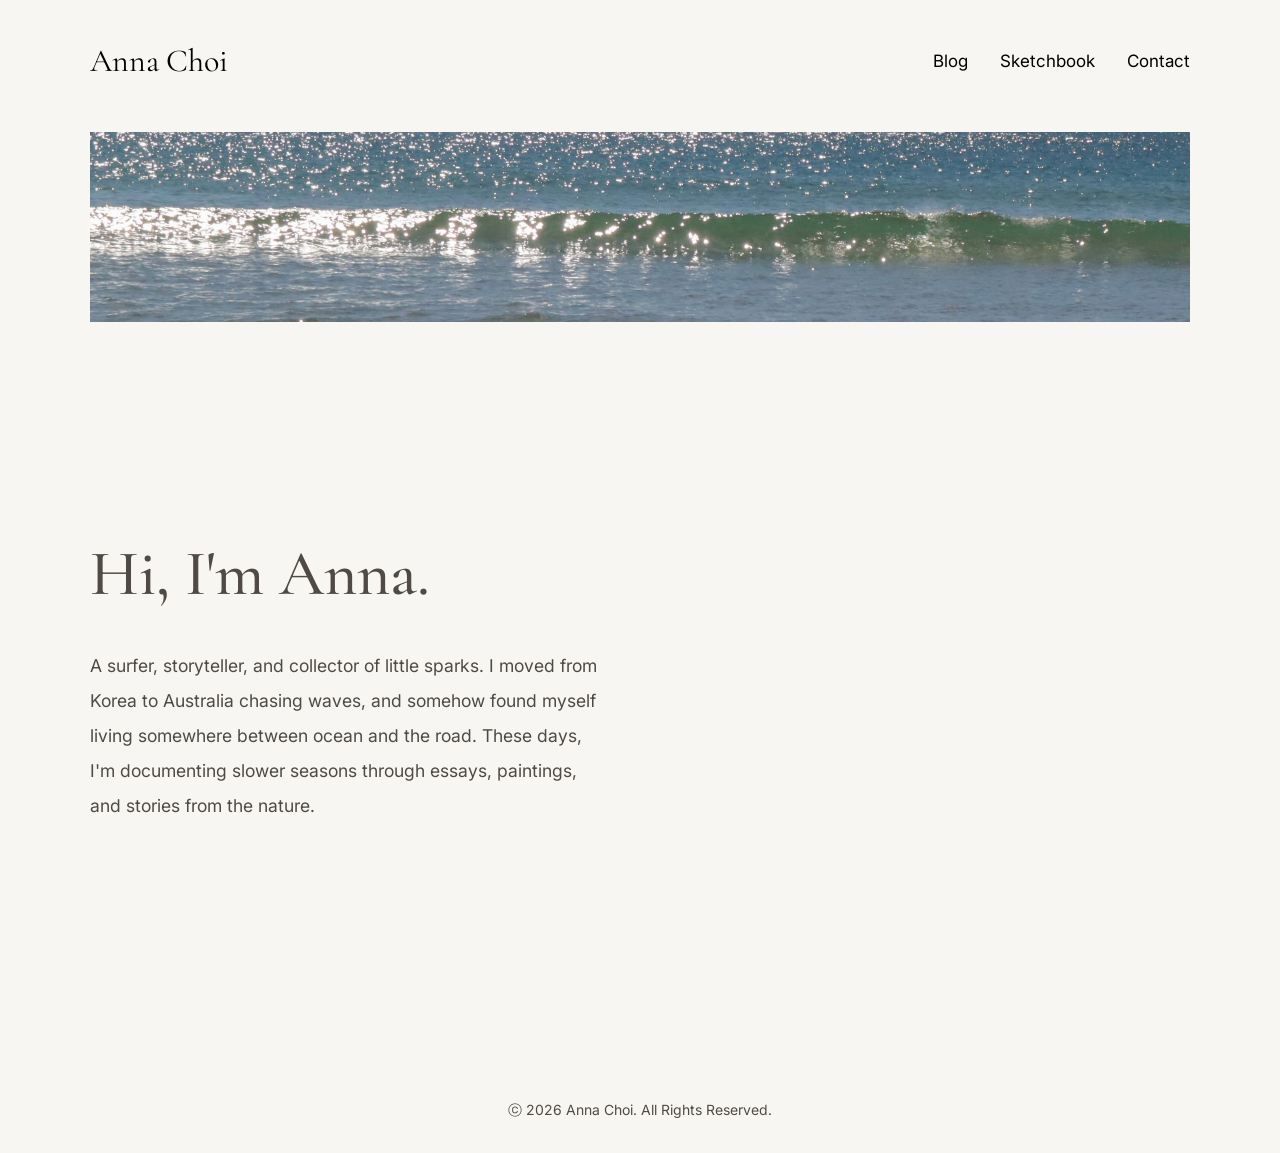
<file: index.html>
<!DOCTYPE html>
<html lang="en">
<head>
    <meta charset="UTF-8">
    <meta name="viewport" content="width=device-width, initial-scale=1.0">
    <title>digital cabin</title>

    <!-- Google Fonts -->
    <link rel="preconnect" href="https://fonts.googleapis.com">
    <link rel="preconnect" href="https://fonts.gstatic.com" crossorigin>
    <link href="https://fonts.googleapis.com/css2?family=Cormorant+Garamond:wght@400;500;600&family=Inter:wght@300;400;500&display=swap" rel="stylesheet">

    <link rel="stylesheet" href="style.css">
</head>
<body>

    <!-- =========================
         Navigation
         Replace links as needed
    ========================== -->
    <header>
        <nav class="nav">
            <div class="logo">
                <a href="index.html">Anna Choi</a>
            </div>

            <div class="nav-links">
                <a href="blog.html">Blog</a>
                <a href="sketchbook.html">Sketchbook</a>
                <a href="contact.html">Contact</a>
            </div>
        </nav>
    </header>

    <!-- =========================
         Hero Section
         Replace portrait image
    ========================== -->
    <main>

		<div style="margin-top: 10px;" class="image-container">
			  <img src="IMG_ocean.jpg" alt="ocean wave">
			</div>

		
        <section class="hero">

            <div style="margin-top: 60px;” class="hero-text">
                <h1>Hi, I'm Anna.</h1>
                

                <p style="margin-top: 40px;" class="essay">
                    A surfer, storyteller, and collector of little sparks. I moved from Korea to Australia chasing waves, and somehow found myself living somewhere between ocean and the road. These days, I'm documenting slower seasons through essays, paintings, and stories from the nature.
                </p> 

                <!--
                <a href="blog.html" class="button">
                    Blog
                </a> -->
            </div>

        <!--</section>

         =========================
             Featured Categories
        ==========================
        <section class="featured">

            <div class="card">
                <h2>Road Diaries</h2>
                <p>
                    Stories from van life and travel.
                </p>
                <a href="blog.html" class="button">
                    Blog
                </a> 
            </div>

            <div class="card">
                <h2>Sketchbook</h2>
                <p>
                    Drawings, observations, and visual notes.
                </p>
               <!--
                <a href="blog.html" class="button">
                    Blog
                </a> -->
            <!--</div>

            <div class="card">
                <h2>Essays</h2>
                <p>
                    Long-form reflections on life,
                    creativity, and starting over.
                </p>
                 <!--
                <a href="blog.html" class="button">
                    Blog
                </a> 
            </div>

        </section>-->

    </main>

    <!-- =========================
         Footer
         Replace links
    ========================== 
    <footer id="contact">
            <div align="right" class="card">
                <h2>Contact</h2>
            </div>

        <p align="right">
            <a href="mailto:annalonya@gmail.com" target="_blank">
                annalonya@gmail.com
            </a> 
        </p>

        <p align="right">
            <a href="https://instagram.com/annachoi.jpg” target="_blank">
                @annachoi.jpg
            </a>
        </p> -->

    </footer>

</body>

    <style>
      p {
      }
  
      .text-box {
    margin-top: 100px;
    margin-bottom: 30px;
      }
    </style>

    <p align="center" class="text-box" style="font-size: 14px;" >ⓒ 2026 Anna Choi. All Rights Reserved.</p>
    
</html>
</file>
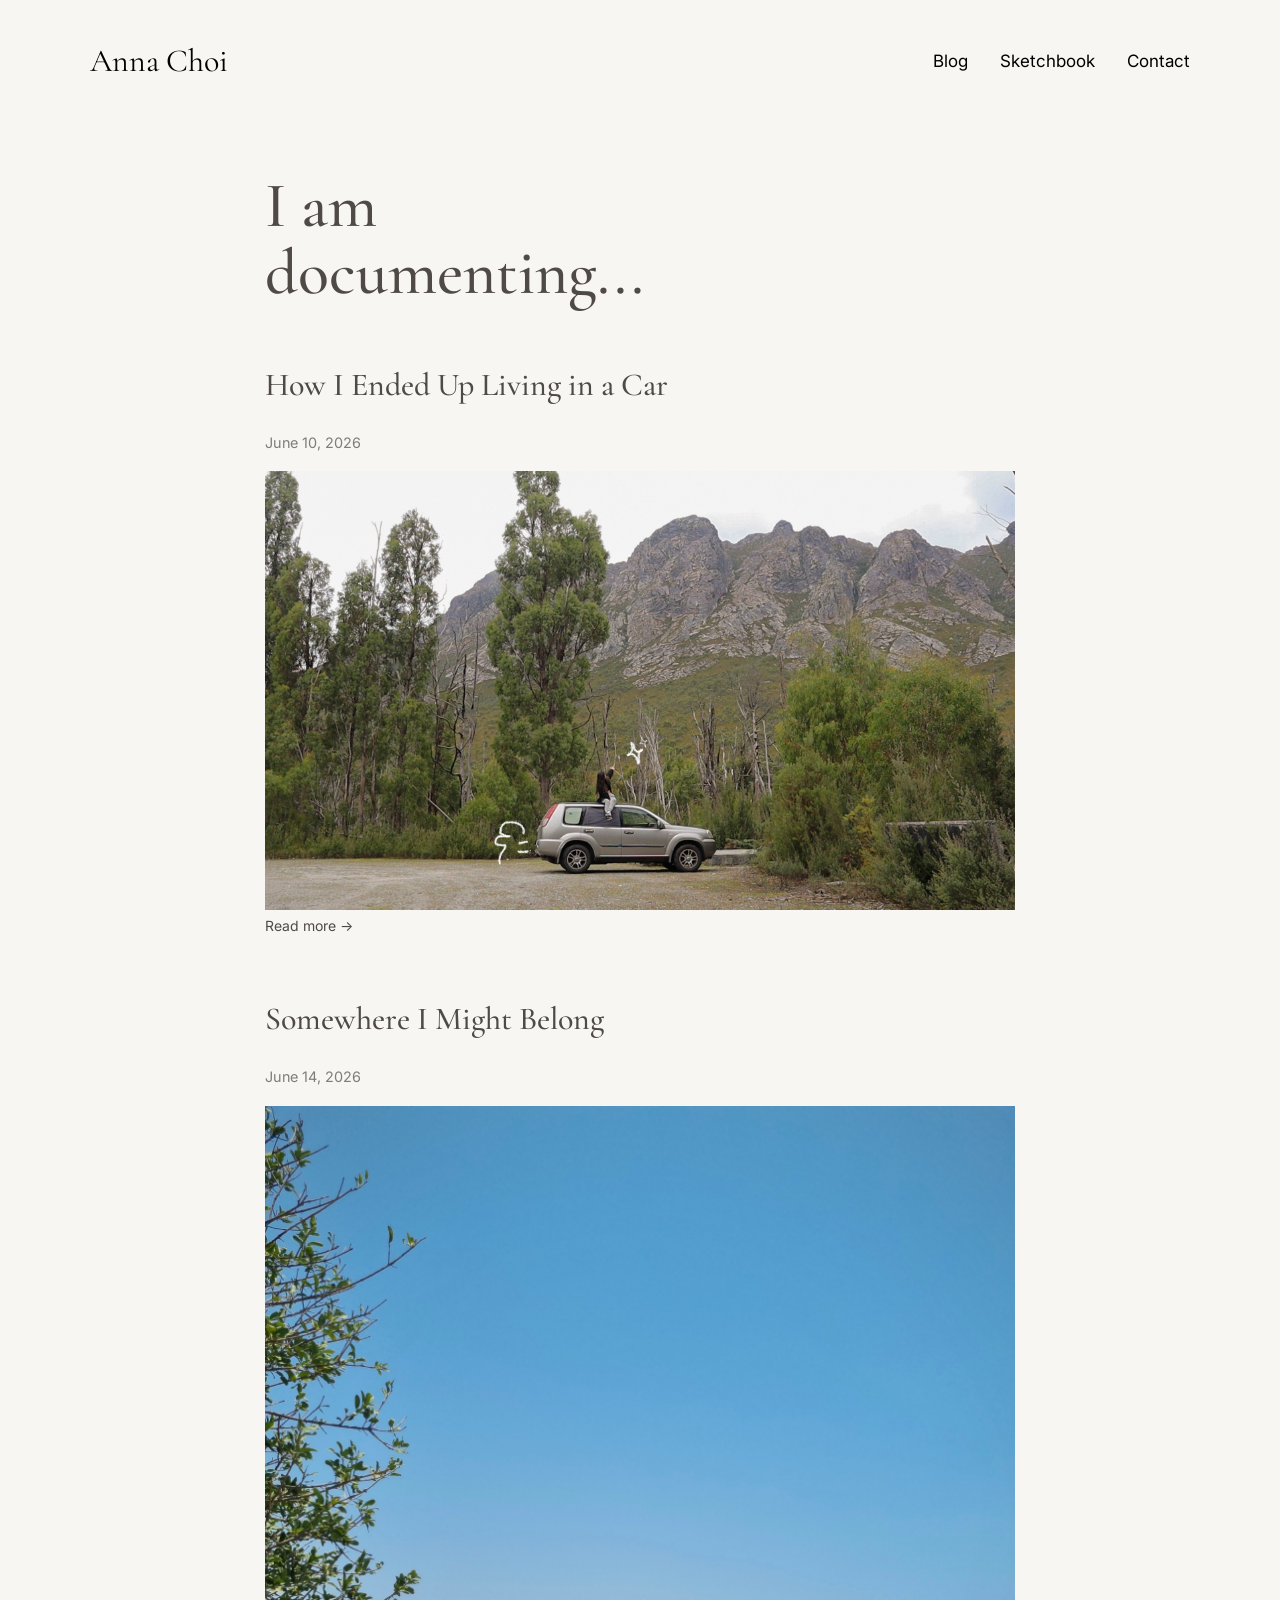
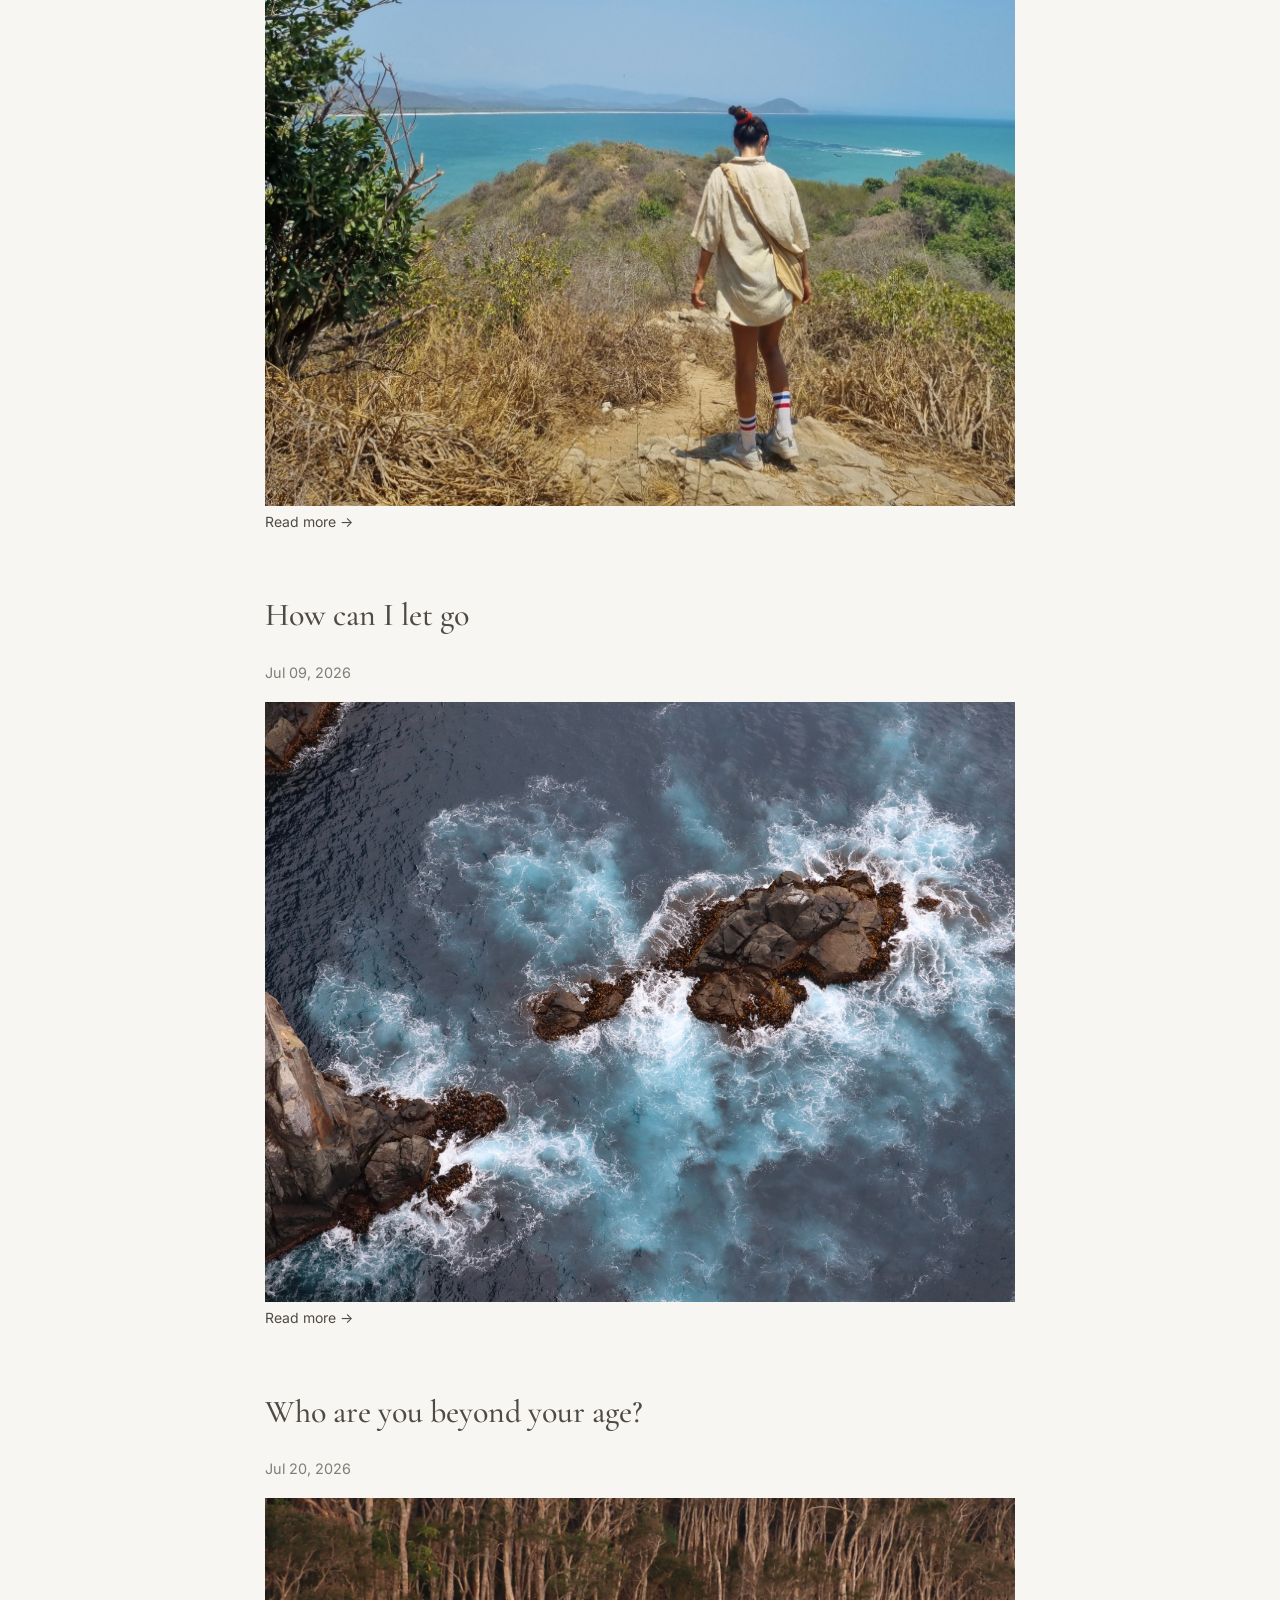
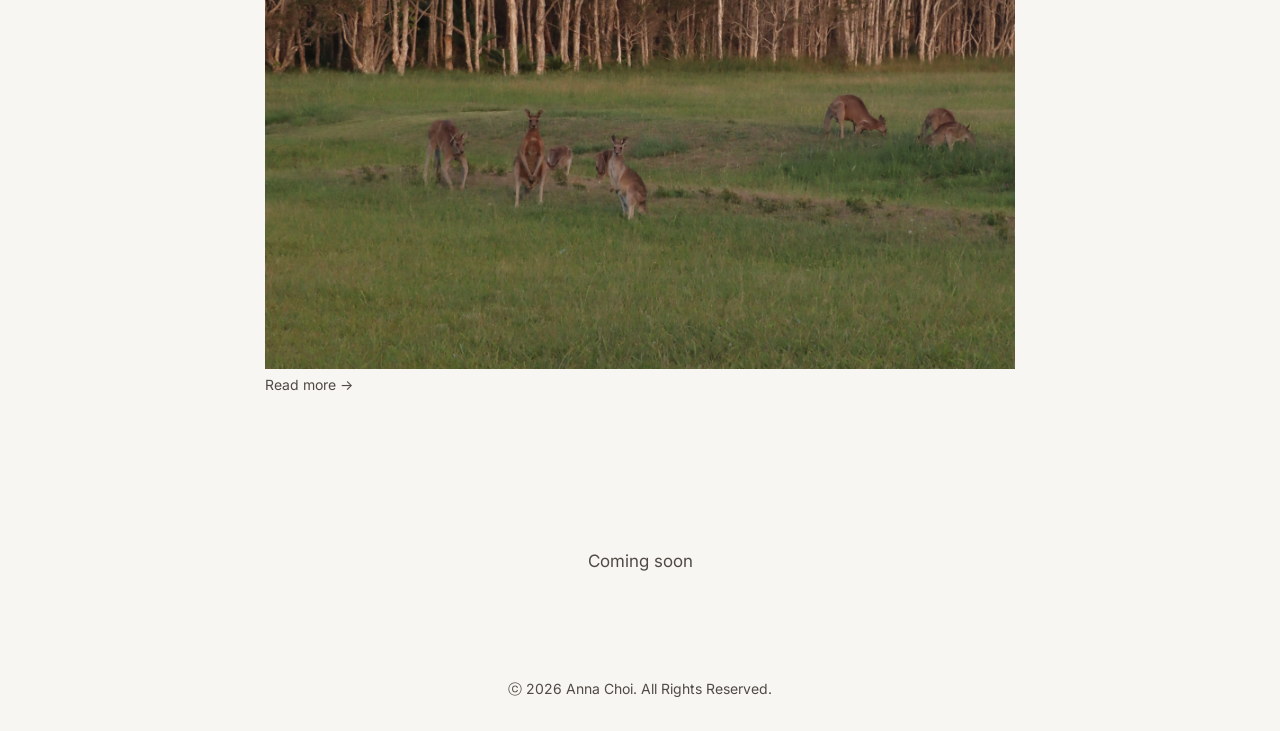
<file: blog.html>
<!DOCTYPE html>
<html lang="en">
<head>
    <meta charset="UTF-8">
    <meta name="viewport" content="width=device-width, initial-scale=1.0">
    <title>Journal | digital cabin</title>

    <link rel="preconnect" href="https://fonts.googleapis.com">
    <link rel="preconnect" href="https://fonts.gstatic.com" crossorigin>

    <link href="https://fonts.googleapis.com/css2?family=Cormorant+Garamond:wght@400;500;600&family=Inter:wght@300;400;500&display=swap" rel="stylesheet">

    <link rel="stylesheet" href="style.css">
</head>
<body>

<header>
        <nav class="nav">
            <div class="logo">
                <a href="index.html">Anna Choi</a>
            </div>

            <div class="nav-links">
                <a href="blog.html">Blog</a>
                <a href="sketchbook.html">Sketchbook</a>
                <a href="contact.html">Contact</a>
            </div>
        </nav>
    </header>

<main style="margin-top: 50px;" class="blog-page">

    <h1 class="page-title">I am<br>documenting...</h1>

    <!--
    <p style="margin-top: 10px;"> Life | Food | Culture | Travel
        </p>

    -->
    
         <!--   <div class="nav-links">
                <a href="#Life">Life</a>
        
                <a href="blog.html">Food</a>
                
                <a href="blog.html">Culture</a>
             
                <a href="#Travel">Travel</a>
            </div>
            -->
    
    <!-- =========================
         Blog Part : Travel
    ========================== -->
    <!--<h2 id="Travel">-->
    <article style="margin-top: 50px; class="post-preview">

        <h2>
            How I Ended Up Living in a Car
        </h2>
        
        <p class="post-date">
            June 10, 2026
        </p>

        <a href="post-template.html">
        <img src="IMG_8519.jpg" alt="My first car as a house">
        </a>    
        
        <!--
        <p>
            A story about chasing surf forecasts,
            downsizing my life, and discovering
            unexpected freedom on the road.
        </p>
        -->
        
        <a style="font-size: 14px;" href="post-template.html">
            Read more →
        </a>
        
         

    </article>


       <!-- =========================
         Blog Part : Travel
    ========================== -->
    <article style="margin-top: 50px; class="post-preview">

        <h2>
            Somewhere I Might Belong
        </h2>
        
        <p class="post-date">
            June 14, 2026
        </p>

        <a href="post-template2.html">
        <img src="mexico_hikingme.jpg" alt="">
        </a>    
        
        <!--
        <p>
            A story about chasing surf forecasts,
            downsizing my life, and discovering
            unexpected freedom on the road.
        </p>
        -->
        
        <a style="font-size: 14px;" href="post-template2.html">
            Read more →
        </a>
        
         

    </article>

     <article style="margin-top: 50px; class="post-preview">

        <h2>
            How can I let go
        </h2>
        
        <p class="post-date">
            Jul 09, 2026
        </p>

        <a href="post-template3.html">
        <img src="deep ocean.jpg" alt="deep ocean">
        </a>    
        
        <!--
        <p>
            A story about chasing surf forecasts,
            downsizing my life, and discovering
            unexpected freedom on the road.
        </p>
        -->
        
        <a style="font-size: 14px;" href="post-template3.html">
            Read more →
        </a>
        
         

    </article>

    </article>

     <article style="margin-top: 50px; class="post-preview">

        <h2>
            Who are you beyond your age?
        </h2>
        
        <p class="post-date">
            Jul 20, 2026
        </p>

        <a href="post-template4.html">
        <img src="kanga.jpg" alt="kangaroo">
        </a>    
        
        <!--
        <p>
            A story about chasing surf forecasts,
            downsizing my life, and discovering
            unexpected freedom on the road.
        </p>
        -->
        
        <a style="font-size: 14px;" href="post-template4.html">
            Read more →
        </a>
        
         

    </article>

    
        <!--
    <p style="margin-bottom: 30px;">
    </p>
        
    <hr/>
        
    =========================
         Blog Part Life
    ========================== 

    <h2 id="Life">
    <article style="margin-top: 50px; class="post-preview">

        <h2>
            The Year I Learned to Slow Down
        </h2>
        
        <p class="post-date">
            June 14, 2026
        </p>

        <a href="post-template2.html">
        <img src="IMG_8519.jpg" alt="">
        </a>    
        
    
        
        <p>
            Reflections on burnout, quiet mornings,
            and learning that not every season
            needs to be productive.
        </p>

        
        
        <a style="font-size: 14px;" href="post-template.html">
            Read more →
        </a>
        
    </article>
        -->
    <!--

    /* =========================
         Blog Post 3
    ========================== */
    <article style="margin-top: 50px; class="post-preview">

        <h2>
            Why I Started Drawing Again
        </h2>

        <p>
            Returning to sketchbooks after years away
            and rediscovering creativity through observation.
        </p>

        <img
        src="/images/IMG_4670.jpg"
        alt="Featured image"
        class="featured-image"
        ><br>

        <a href="post-template3.html">
            Read more →
        </a>
        
         <p class="post-date">
            June 10, 2026
        </p>

    </article>
    -->

     <!-- =========================
         Blog Post 4
    ========================== 
    <article style="margin-top: 50px; class="post-preview">

        <h2>
            Why I Started Drawing Again
        </h2>

        <p>
            Returning to sketchbooks after years away
            and rediscovering creativity through observation.
        </p>

        <img
        src="/images/IMG_4670.jpg"
        alt="Featured image"
        class="featured-image"
        ><br>

        <a href="post-template.html">
            Read more →
        </a>
        
         <p class="post-date">
            June 10, 2026
        </p>

    </article> -->

        


</main>

</body>

        <p style="margin-top: 50px; margin-bottom: 50px" align="center"> Coming soon
        </p>

    <style>
      p {
      }
      .text-box {
    margin-top: 100px;
    margin-bottom: 30px;
      }
    </style>

    <p align="center" class="text-box" style="font-size: 14px;">ⓒ 2026 Anna Choi. All Rights Reserved.</p>
    
</html>
</file>
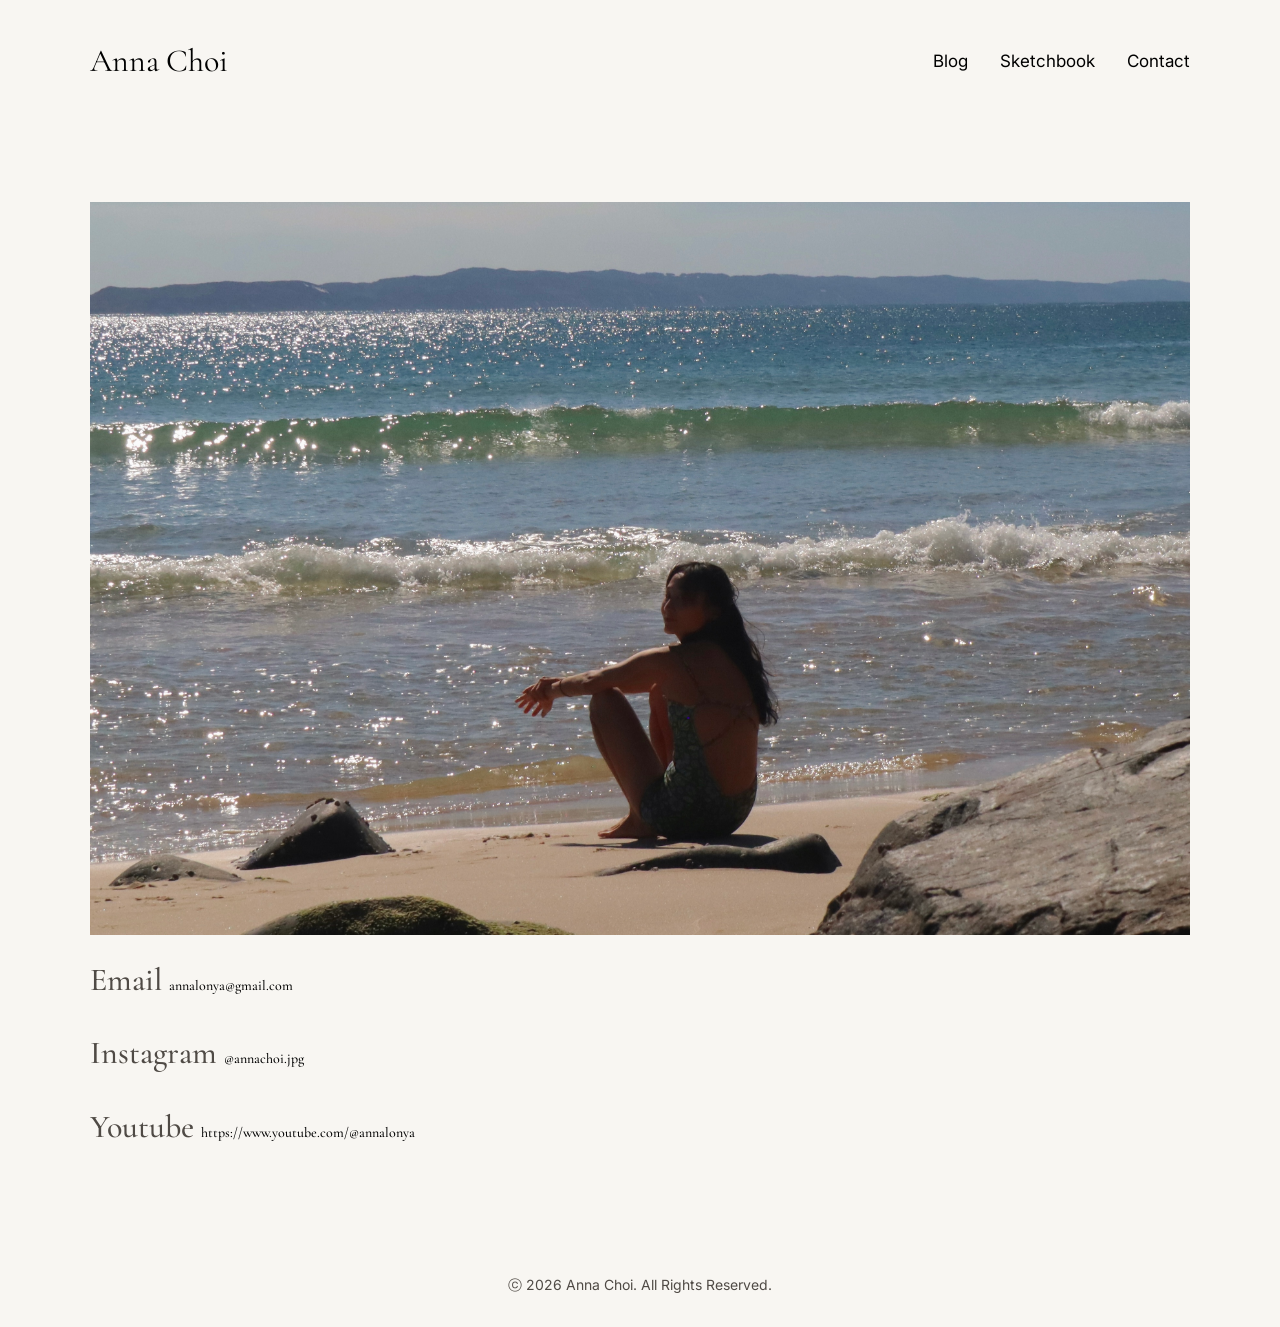
<file: contact.html>
<!DOCTYPE html>
<html lang="en">
<head>
    <meta charset="UTF-8">
    <meta name="viewport" content="width=device-width, initial-scale=1.0">
    <title>Journal | digital cabin</title>

    <link rel="preconnect" href="https://fonts.googleapis.com">
    <link rel="preconnect" href="https://fonts.gstatic.com" crossorigin>

    <link href="https://fonts.googleapis.com/css2?family=Cormorant+Garamond:wght@400;500;600&family=Inter:wght@300;400;500&display=swap" rel="stylesheet">

    <link rel="stylesheet" href="style.css">
</head>
<body>

<header>
        <nav class="nav">
            <div class="logo">
                <a href="index.html">Anna Choi</a>
            </div>

            <div class="nav-links">
                <a href="blog.html">Blog</a>
                <a href="sketchbook.html">Sketchbook</a>
                <a href="contact.html">Contact</a>
            </div>
        </nav>
    </header>

<main class="contact-page">

   <!-- <h1 class="page-title">Contact</h1> -->

	<p align="center" style="margin-top: 80px;">
	  <img src="IMG_4670.jpg" width="90%" alt="profile photo">
	</p>
	

	<div align="right" margin-right: 30px; class="nav-links">
                <h2 >Email <a href="mailto:annalonya@gmail.com" target="_blank" rel="noopener" style="font-size: 14px; color: black;">
                annalonya@gmail.com
            </a> </h2>
            </div>


	<div align="right" margin-right: 30px; class="nav-links">
                <h2 >Instagram <a href="https://www.instagram.com/annachoi.jpg” target="_blank" rel="noopener noreferrer" style="font-size: 14px; color: black;">
                @annachoi.jpg
            </a></h2>
            </div>


	<div align="right" margin-right: 30px; class="nav-links">
                <h2 >Youtube <a href="https://youtube.com/@annalonya?si=qrg8j9eaqxOXGG7Z” target="_blank" rel="noopener noreferrer" style="font-size: 14px; color: black;">
                https://www.youtube.com/@annalonya
            </a></h2>
            </div>

	
</main>

	<style>
  p {
  }
  
  .text-box {
    /* 개별 클래스로 여백 주기 */
    margin-top: 100px;
    margin-bottom: 30px;
  }
</style>

<p align="center" class="text-box" style="font-size: 14px;">ⓒ 2026 Anna Choi. All Rights Reserved.</p>

</body>
</html>
</file>
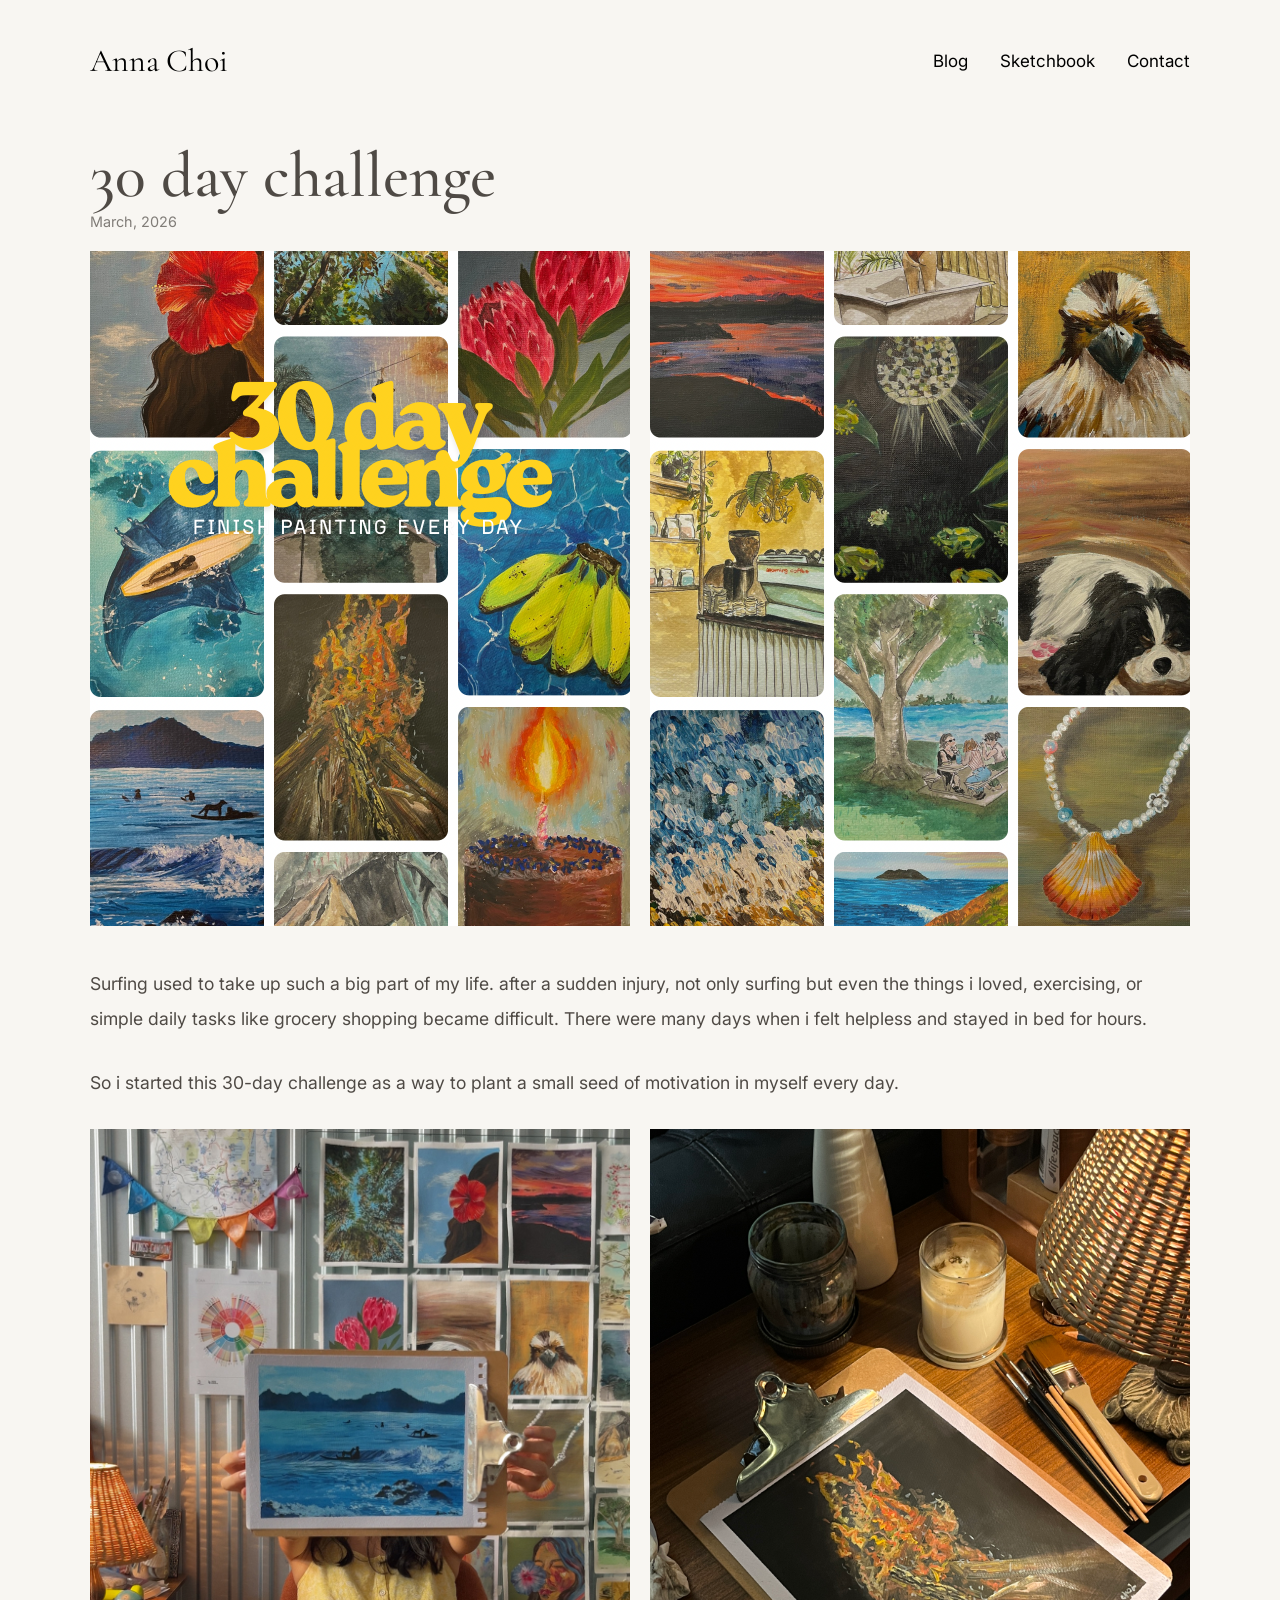
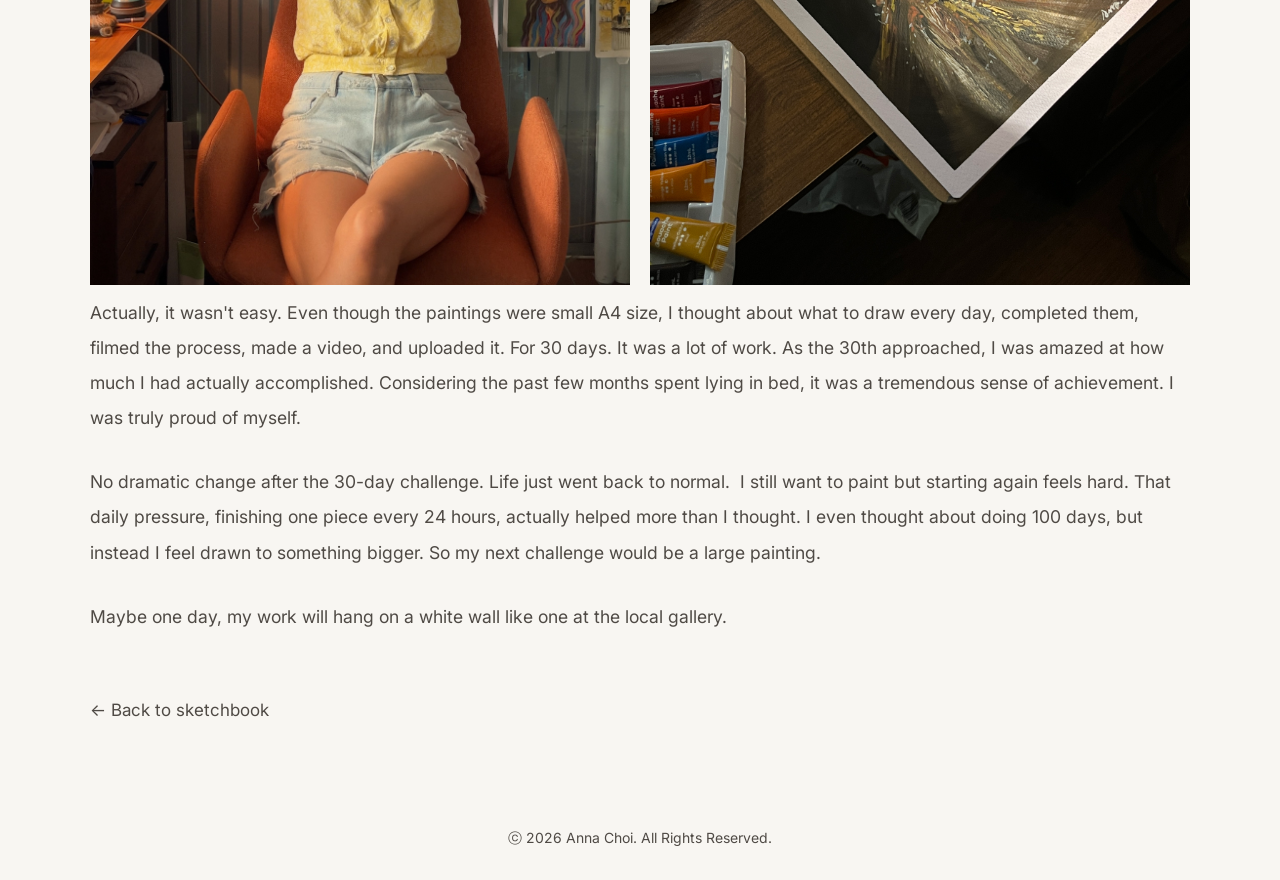
<file: post-sketchbook.html>
<!DOCTYPE html>
<html lang="en">
<head>
    <meta charset="UTF-8">
    <meta name="viewport" content="width=device-width, initial-scale=1.0">
    <title>Sketchbook Post | digital cabin</title>

    <link rel="preconnect" href="https://fonts.googleapis.com">
    <link rel="preconnect" href="https://fonts.gstatic.com" crossorigin>

    <link href="https://fonts.googleapis.com/css2?family=Cormorant+Garamond:wght@400;500;600&family=Inter:wght@300;400;500&display=swap" rel="stylesheet">

    <link rel="stylesheet" href="style.css">
</head>
<body>

<header>
        <nav class="nav">
            <div class="logo">
                <a href="index.html">Anna Choi</a>
            </div>

            <div class="nav-links">
                <a href="blog.html">Blog</a>
                <a href="sketchbook.html">Sketchbook</a>
                <a href="contact.html">Contact</a>
            </div>
        </nav>
    </header>

<main style="margin-top: 20px;” class="post-container">

    <!-- Replace with post title -->
    <h1>
        30 day challenge
    </h1>

    <!-- Replace date -->
    <p class="post-date">
        March, 2026
    </p>

    <!-- Replace image 
    <img
        src=“./images/IMG_4670.jpeg”
        alt="Featured image"

    > -->

	<div class="photo-row">
  	  	 <img src="30day1.png" alt="30day challenge.zip 1">
   		 <img src="30day2.png" alt="30day challenge.zip 2">
	</div>
    
    <article style="margin-top: 40px;" class="essay">

        <p>Surfing used to take up such a big part of my life. after a sudden injury, not only surfing but even the things i loved, exercising, or simple daily tasks like grocery shopping became difficult. There were many days when i felt helpless and stayed in bed for hours. 
		</p>
		<p>So i started this 30-day challenge as a way to plant a small seed of motivation in myself every day. 
		</p>
		
		<div class="photo-row">
		 <img src="30chal_stin.JPG" alt="30day challenge stinray">
  	  	 <img src="30chal_fire.JPG" alt="30day challenge woodfire">
		</div>

		<p style="margin-top: 10px;">Actually, it wasn't easy. Even though the paintings were small A4 size, I thought about what to draw every day, completed them, filmed the process, made a video, and uploaded it. For 30 days. It was a lot of work. As the 30th approached, I was amazed at how much I had actually accomplished. Considering the past few months spent lying in bed, it was a tremendous sense of achievement. I was truly proud of myself.
		</p>
		<p>No dramatic change after the 30-day challenge. Life just went back to normal.  I still want to paint but starting again feels hard. That daily pressure, finishing one piece every 24 hours, actually helped more than I thought. I even thought about doing 100 days, but instead I feel drawn to something bigger. So my next challenge would be a large painting. 
		</p>
		<p>Maybe one day, my work will hang on a white wall like one at the local gallery.
		</p>


    </article>

    <a href="sketchbook.html" class="back-link">
        ← Back to sketchbook
    </a>

</main>

</body>

            <style>
      p {
      }
  
      .text-box {
    margin-top: 100px;
    margin-bottom: 30px;
      }
    </style>

    <p align="center" class="text-box" style="font-size: 14px;">ⓒ 2026 Anna Choi. All Rights Reserved.</p>

</html>
</file>
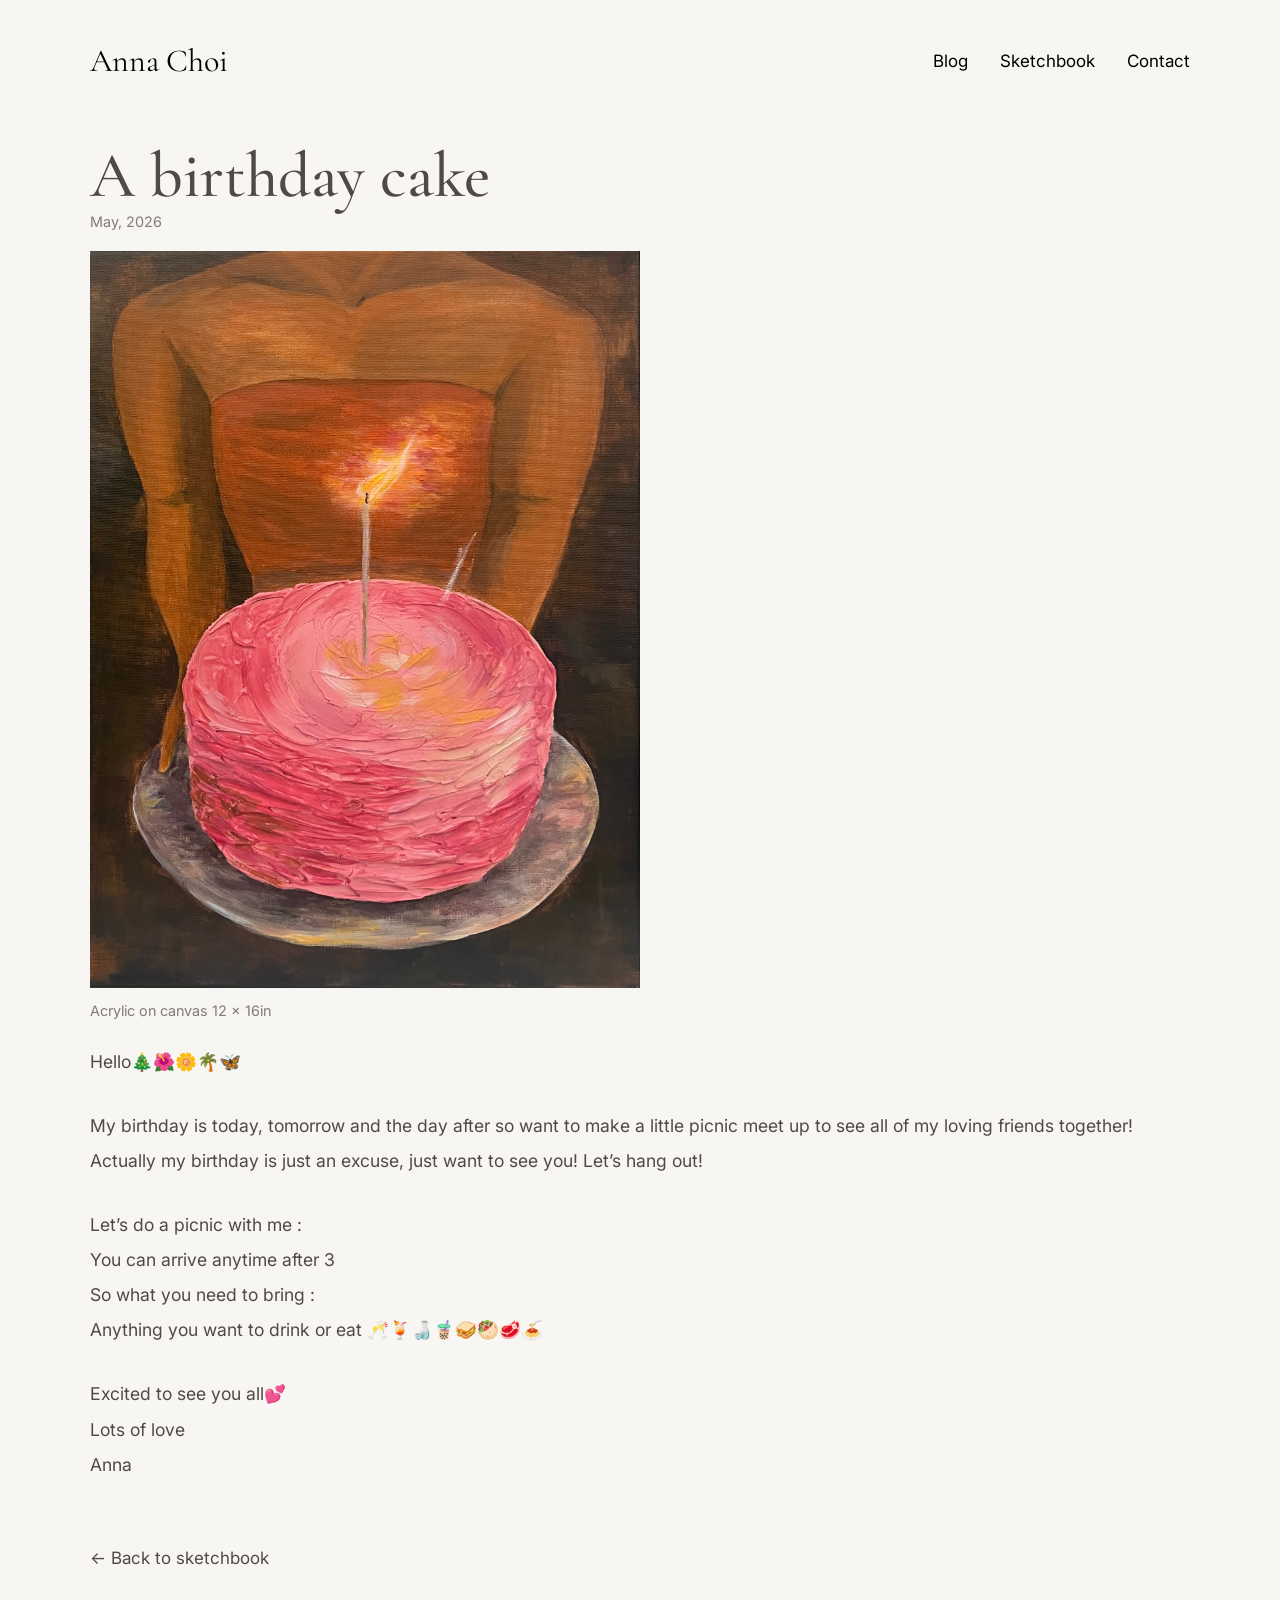
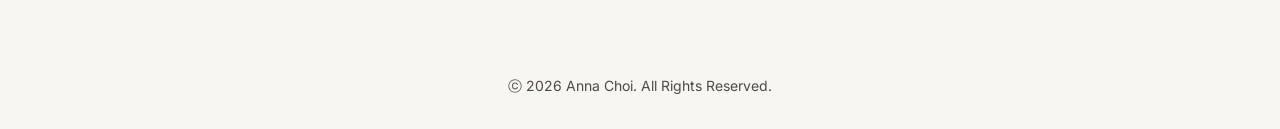
<file: post-sketchbook2.html>
<!DOCTYPE html>
<html lang="en">
<head>
    <meta charset="UTF-8">
    <meta name="viewport" content="width=device-width, initial-scale=1.0">
    <title>Sketchbook Post | digital cabin</title>

    <link rel="preconnect" href="https://fonts.googleapis.com">
    <link rel="preconnect" href="https://fonts.gstatic.com" crossorigin>

    <link href="https://fonts.googleapis.com/css2?family=Cormorant+Garamond:wght@400;500;600&family=Inter:wght@300;400;500&display=swap" rel="stylesheet">

    <link rel="stylesheet" href="style.css">
</head>
<body>

<header>
        <nav class="nav">
            <div class="logo">
                <a href="index.html">Anna Choi</a>
            </div>

            <div class="nav-links">
                <a href="blog.html">Blog</a>
                <a href="sketchbook.html">Sketchbook</a>
                <a href="contact.html">Contact</a>
            </div>
        </nav>
    </header>

<main style="margin-top: 20px;” class="post-container">

    <!-- Replace with post title -->
    <h1>
        A birthday cake
    </h1>

    <!-- Replace date -->
    <p class="post-date">
        May, 2026
    </p>

	<img src="birthdaycake.jpg" width="50%" alt="a birthday cake" class="img-small">

	<p style="margin-top: 10px;" class="post-date">
        Acrylic on canvas 12 x 16in
    </p>
	
    <article style="margin-top: 20px;" class="essay">

        <p>
		Hello🎄🌺🌼🌴🦋
		</p>
		<p>
		My birthday is today, tomorrow and the day after so want to make a little picnic meet up to see all of my loving friends together! Actually my birthday is just an excuse, just want to see you! Let’s hang out!
		</p>
		<p>
		Let’s do a picnic with me :<br>
		You can arrive anytime after 3<br>
		So what you need to bring :<br>
		Anything you want to drink or eat 🥂🍹🍶🧋🥪🥙🥩🍝
		</p>
		<p>
		Excited to see you all💕<br>
		Lots of love<br>
		Anna
		</p>


		

    </article>

    <a href="sketchbook.html" class="back-link">
        ← Back to sketchbook
    </a>

</main>

</body>

            <style>
      p {
      }
  
      .text-box {
    margin-top: 100px;
    margin-bottom: 30px;
      }
    </style>

    <p align="center" class="text-box" style="font-size: 14px;">ⓒ 2026 Anna Choi. All Rights Reserved.</p>

</html>
</file>
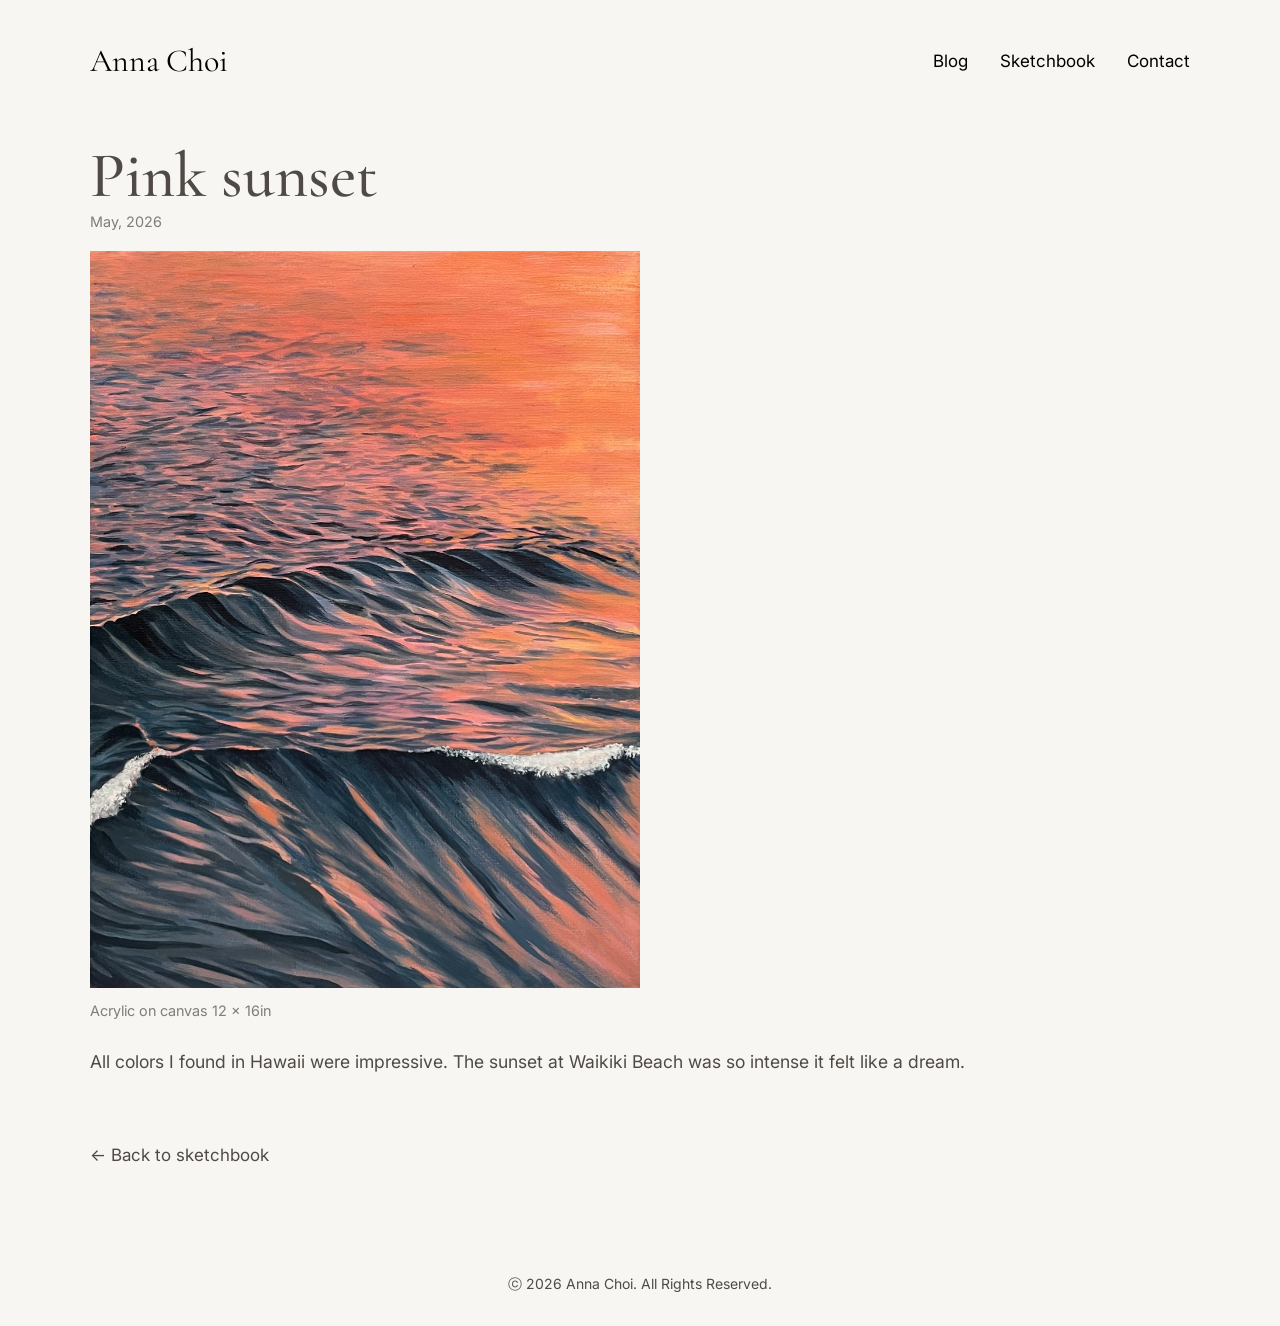
<file: post-sketchbook3.html>
<!DOCTYPE html>
<html lang="en">
<head>
    <meta charset="UTF-8">
    <meta name="viewport" content="width=device-width, initial-scale=1.0">
    <title>Sketchbook Post | digital cabin</title>

    <link rel="preconnect" href="https://fonts.googleapis.com">
    <link rel="preconnect" href="https://fonts.gstatic.com" crossorigin>

    <link href="https://fonts.googleapis.com/css2?family=Cormorant+Garamond:wght@400;500;600&family=Inter:wght@300;400;500&display=swap" rel="stylesheet">

    <link rel="stylesheet" href="style.css">
</head>
<body>

<header>
        <nav class="nav">
            <div class="logo">
                <a href="index.html">Anna Choi</a>
            </div>

            <div class="nav-links">
                <a href="blog.html">Blog</a>
                <a href="sketchbook.html">Sketchbook</a>
                <a href="contact.html">Contact</a>
            </div>
        </nav>
    </header>

<main style="margin-top: 20px;” class="post-container">

    <!-- Replace with post title -->
    <h1>
        Pink sunset
    </h1>

    <!-- Replace date -->
    <p class="post-date">
        May, 2026
    </p>

  	<img src="pinksunset.jpg" alt="pink sunset in Hawaii" class="img-small">

	<p style="margin-top: 10px;" class="post-date">
        Acrylic on canvas 12 x 16in
    </p>
    
    <article style="margin-top: 20px;" class="essay">

        <p>
			All colors I found in Hawaii were impressive. The sunset at Waikiki Beach was so intense it felt like a dream.
		</p>
		<!--
		<div class="photo-row">
		 <img src="30chal_stin.JPG" alt="30day challenge stinray">
  	  	 <img src="30chal_fire.JPG" alt="30day challenge woodfire">
		</div>

		<p style="margin-top: 10px;">
			
		</p>

		-->
    </article>

    <a href="sketchbook.html" class="back-link">
        ← Back to sketchbook
    </a>

</main>

</body>

            <style>
      p {
      }
  
      .text-box {
    margin-top: 100px;
    margin-bottom: 30px;
      }
    </style>

    <p align="center" class="text-box" style="font-size: 14px;">ⓒ 2026 Anna Choi. All Rights Reserved.</p>

</html>
</file>
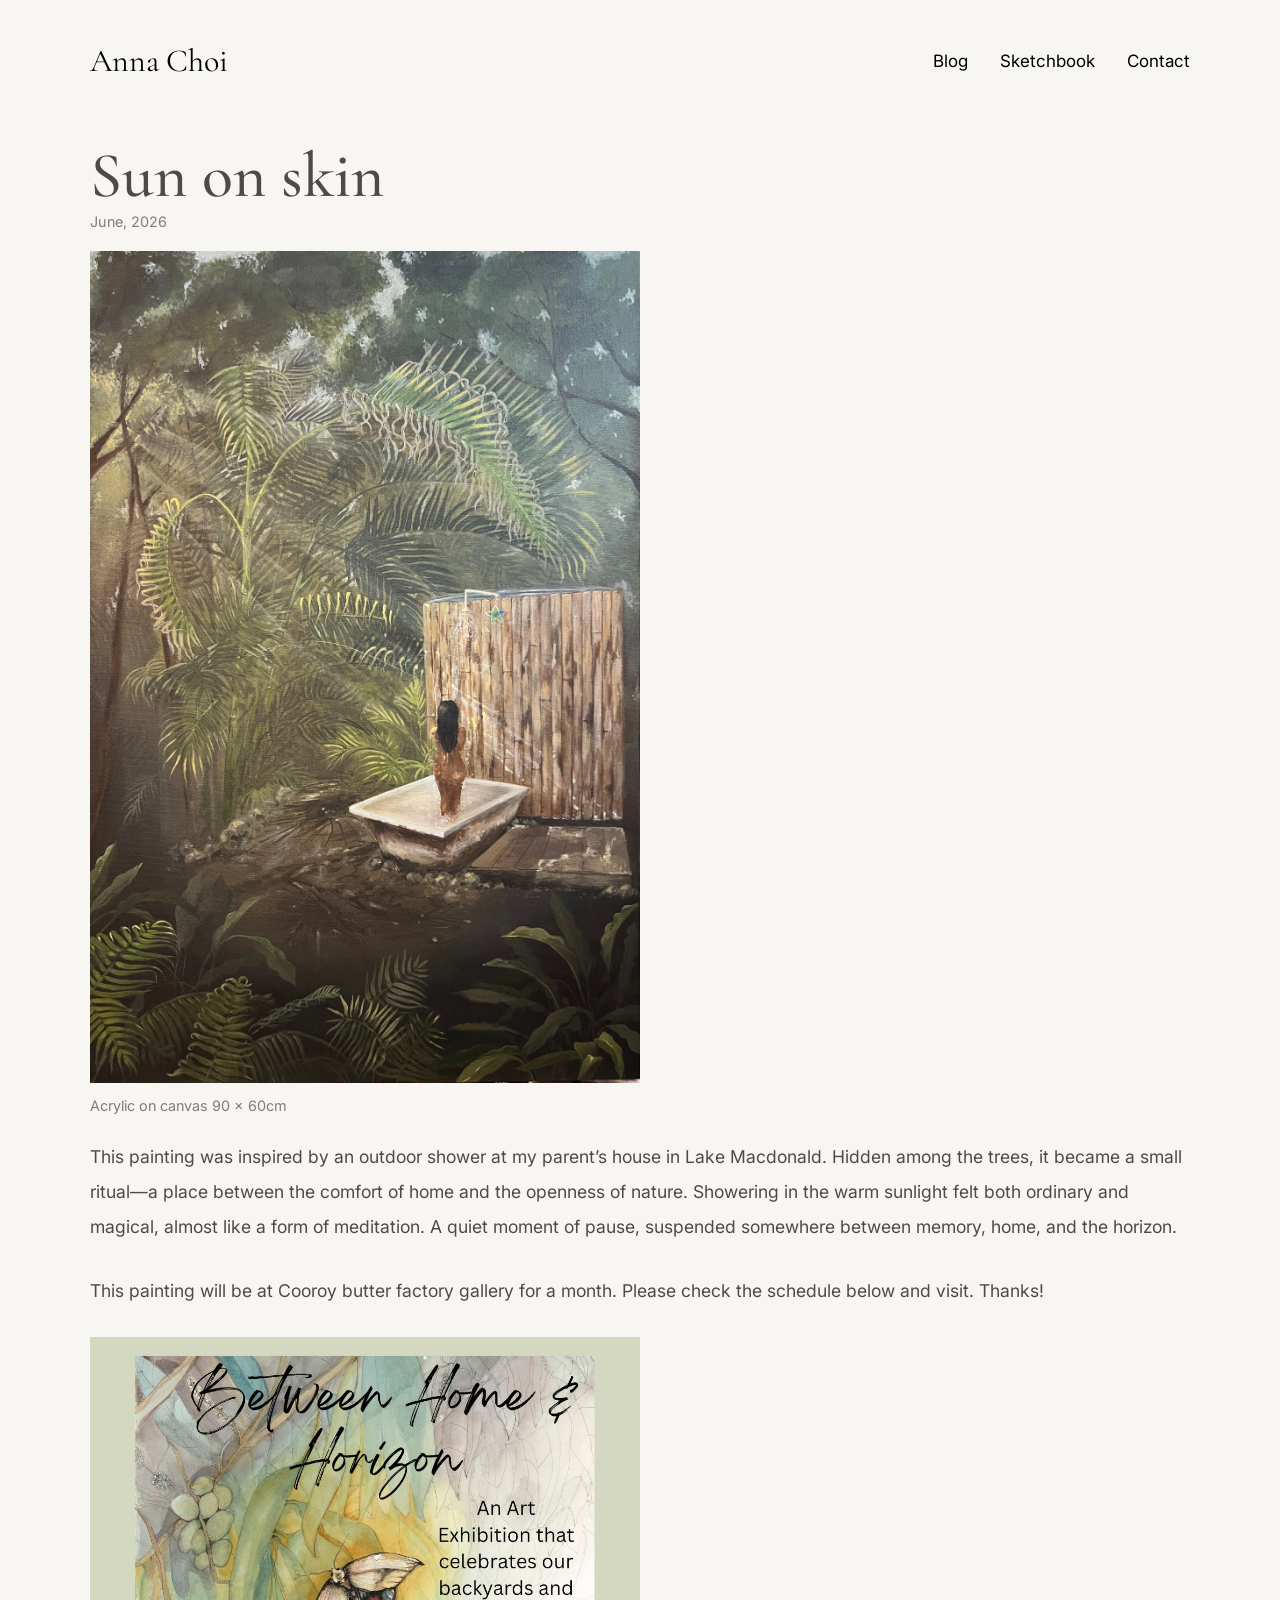
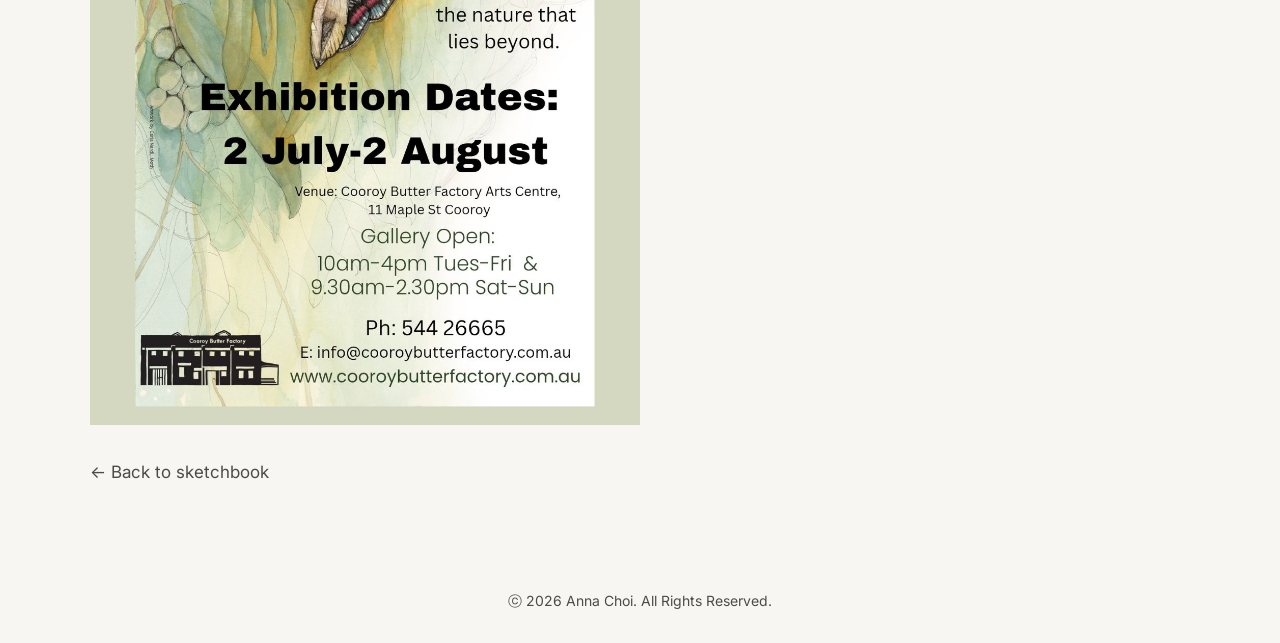
<file: post-sketchbook4.html>
<!DOCTYPE html>
<html lang="en">
<head>
    <meta charset="UTF-8">
    <meta name="viewport" content="width=device-width, initial-scale=1.0">
    <title>Sketchbook Post | digital cabin</title>

    <link rel="preconnect" href="https://fonts.googleapis.com">
    <link rel="preconnect" href="https://fonts.gstatic.com" crossorigin>

    <link href="https://fonts.googleapis.com/css2?family=Cormorant+Garamond:wght@400;500;600&family=Inter:wght@300;400;500&display=swap" rel="stylesheet">

    <link rel="stylesheet" href="style.css">
</head>
<body>

<header>
        <nav class="nav">
            <div class="logo">
                <a href="index.html">Anna Choi</a>
            </div>

            <div class="nav-links">
                <a href="blog.html">Blog</a>
                <a href="sketchbook.html">Sketchbook</a>
                <a href="contact.html">Contact</a>
            </div>
        </nav>
    </header>

<main style="margin-top: 20px;” class="post-container">

    <!-- Replace with post title -->
    <h1>
        Sun on skin
    </h1>

    <!-- Replace date -->
    <p class="post-date">
        June, 2026
    </p>

  	<img src="Sun on skin_26.jpg" alt="sun on skin" class="img-small">

	<p style="margin-top: 10px;" class="post-date">
        Acrylic on canvas 90 x 60cm
    </p>
    
    <article style="margin-top: 20px;" class="essay">

        <p>
			This painting was inspired by an outdoor shower at my parent’s house in Lake Macdonald. Hidden among the trees, it became a small ritual—a place between the comfort of home and the openness of nature. Showering in the warm sunlight felt both ordinary and magical, almost like a form of meditation. A quiet moment of pause, suspended somewhere between memory, home, and the horizon.
		  </p>
      <p>
			This painting will be at Cooroy butter factory gallery for a month. Please check the schedule below and visit. Thanks!
		  </p>

      <img src="cooroygallery.JPG" alt="gallery information" class="img-small">
		<!--
		<div class="photo-row">
		 <img src="30chal_stin.JPG" alt="30day challenge stinray">
  	  	 <img src="30chal_fire.JPG" alt="30day challenge woodfire">
		</div>

		<p style="margin-top: 10px;">
			
		</p>

		-->
    </article>

    <a href="sketchbook.html" class="back-link">
        ← Back to sketchbook
    </a>

</main>

</body>

            <style>
      p {
      }
  
      .text-box {
    margin-top: 100px;
    margin-bottom: 30px;
      }
    </style>

    <p align="center" class="text-box" style="font-size: 14px;">ⓒ 2026 Anna Choi. All Rights Reserved.</p>

</html>
</file>
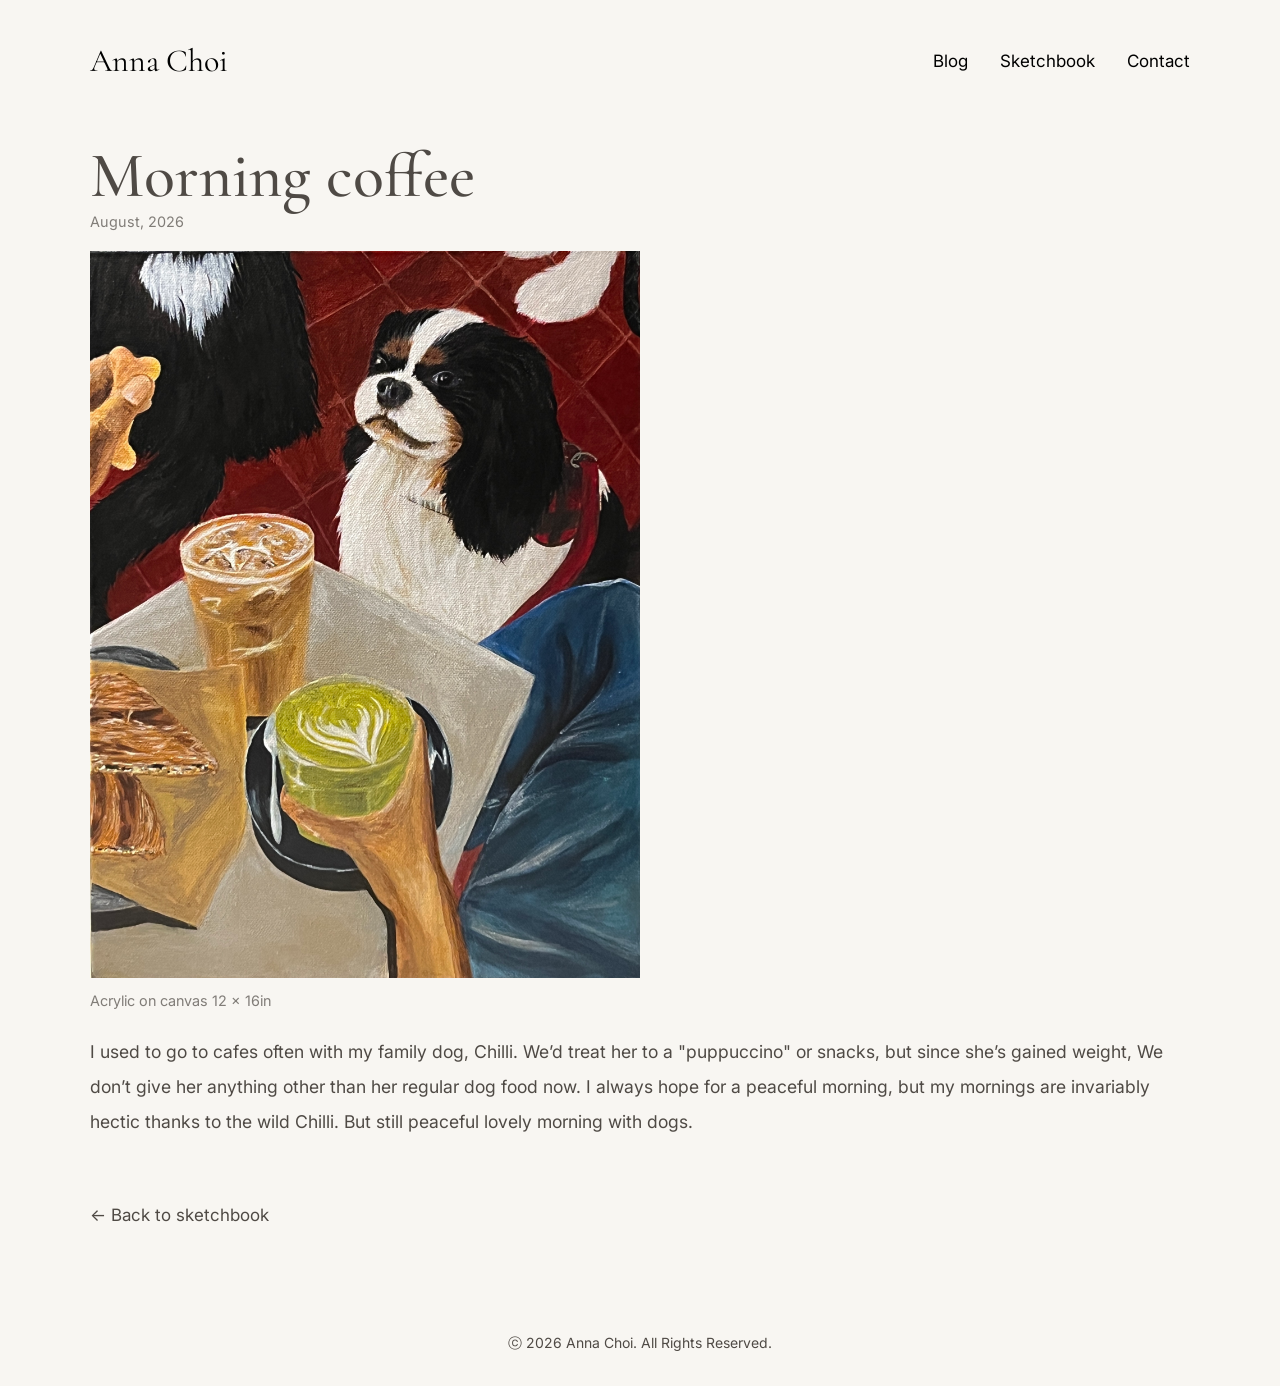
<file: post-sketchbook5.html>
<!DOCTYPE html>
<html lang="en">
<head>
    <meta charset="UTF-8">
    <meta name="viewport" content="width=device-width, initial-scale=1.0">
    <title>Sketchbook Post | digital cabin</title>

    <link rel="preconnect" href="https://fonts.googleapis.com">
    <link rel="preconnect" href="https://fonts.gstatic.com" crossorigin>

    <link href="https://fonts.googleapis.com/css2?family=Cormorant+Garamond:wght@400;500;600&family=Inter:wght@300;400;500&display=swap" rel="stylesheet">

    <link rel="stylesheet" href="style.css">
</head>
<body>

<header>
        <nav class="nav">
            <div class="logo">
                <a href="index.html">Anna Choi</a>
            </div>

            <div class="nav-links">
                <a href="blog.html">Blog</a>
                <a href="sketchbook.html">Sketchbook</a>
                <a href="contact.html">Contact</a>
            </div>
        </nav>
    </header>

<main style="margin-top: 20px;” class="post-container">

    <!-- Replace with post title -->
    <h1>
        Morning coffee
    </h1>

    <!-- Replace date -->
    <p class="post-date">
        August, 2026
    </p>

  	<img src="Morningcoffee.jpg" alt="sun on skin" class="img-small">

	<p style="margin-top: 10px;" class="post-date">
        Acrylic on canvas 12 x 16in
    </p>
    
    <article style="margin-top: 20px;" class="essay">

        <p>
			I used to go to cafes often with my family dog, Chilli. We’d treat her to a "puppuccino" or snacks, but since she’s gained weight, We don’t give her anything other than her regular dog food now. I always hope for a peaceful morning, but my mornings are invariably hectic thanks to the wild Chilli. But still peaceful lovely morning with dogs.
		</p>
  

		<!--
		<div class="photo-row">
		 <img src="30chal_stin.JPG" alt="30day challenge stinray">
  	  	 <img src="30chal_fire.JPG" alt="30day challenge woodfire">
		</div>

		<p style="margin-top: 10px;">
			
		</p>

		-->
    </article>

    <a href="sketchbook.html" class="back-link">
        ← Back to sketchbook
    </a>

</main>

</body>

            <style>
      p {
      }
  
      .text-box {
    margin-top: 100px;
    margin-bottom: 30px;
      }
    </style>

    <p align="center" class="text-box" style="font-size: 14px;">ⓒ 2026 Anna Choi. All Rights Reserved.</p>

</html>
</file>
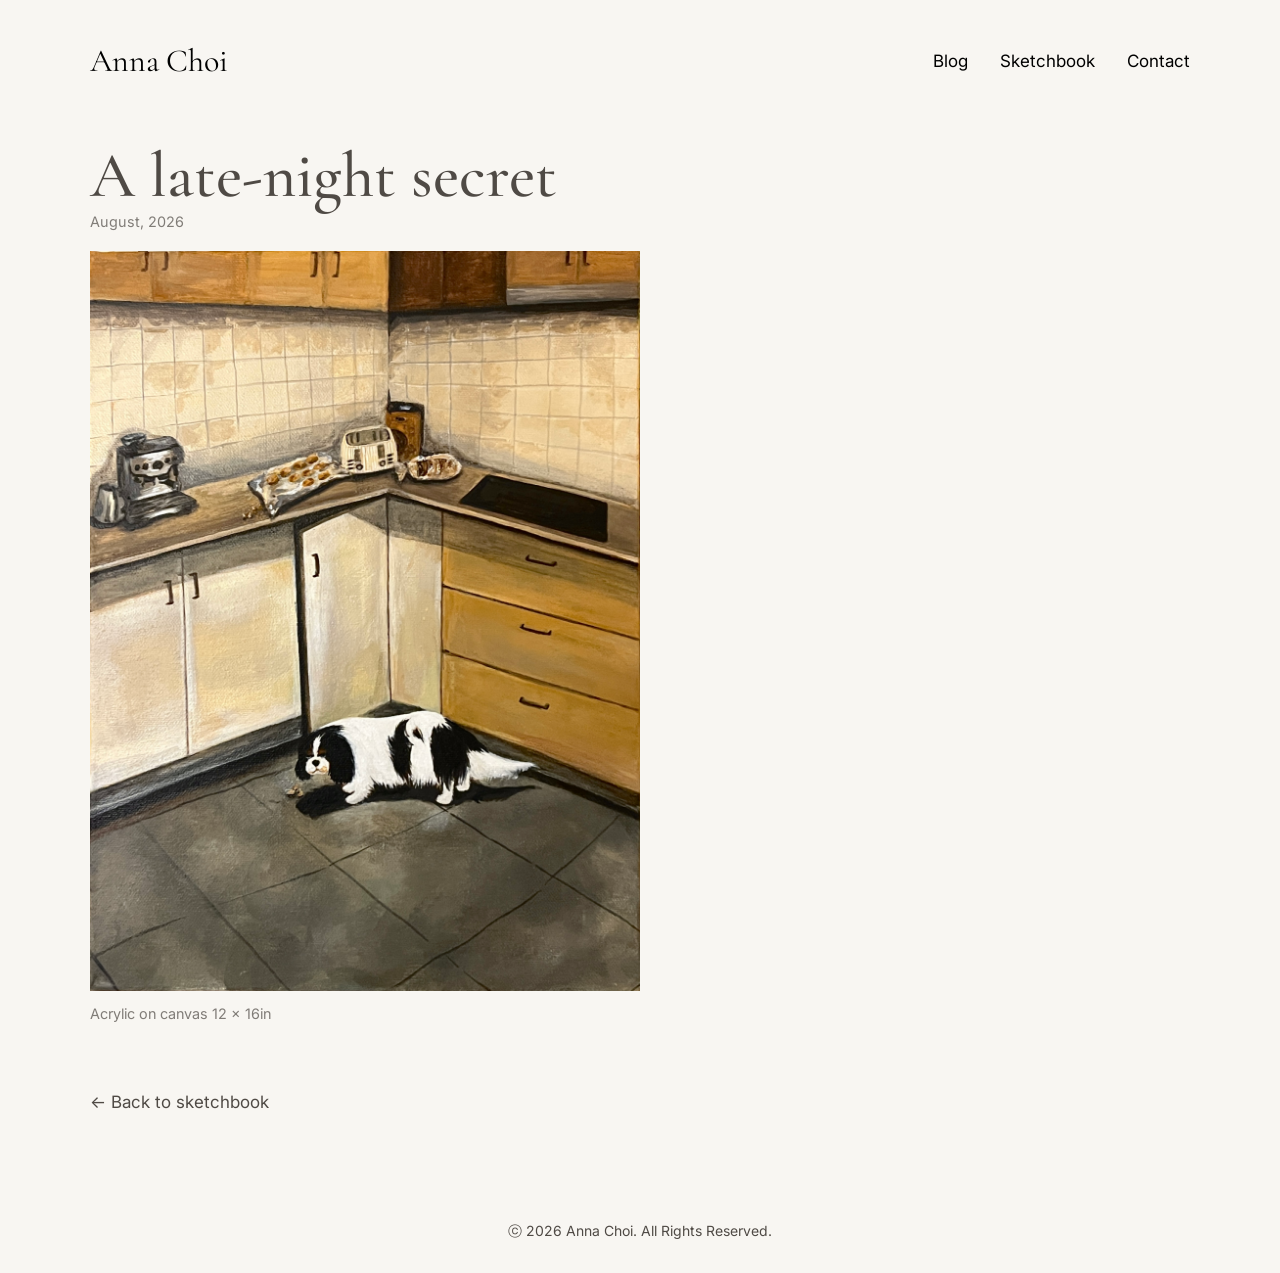
<file: post-sketchbook6.html>
<!DOCTYPE html>
<html lang="en">
<head>
    <meta charset="UTF-8">
    <meta name="viewport" content="width=device-width, initial-scale=1.0">
    <title>Sketchbook Post | digital cabin</title>

    <link rel="preconnect" href="https://fonts.googleapis.com">
    <link rel="preconnect" href="https://fonts.gstatic.com" crossorigin>

    <link href="https://fonts.googleapis.com/css2?family=Cormorant+Garamond:wght@400;500;600&family=Inter:wght@300;400;500&display=swap" rel="stylesheet">

    <link rel="stylesheet" href="style.css">
</head>
<body>

<header>
        <nav class="nav">
            <div class="logo">
                <a href="index.html">Anna Choi</a>
            </div>

            <div class="nav-links">
                <a href="blog.html">Blog</a>
                <a href="sketchbook.html">Sketchbook</a>
                <a href="contact.html">Contact</a>
            </div>
        </nav>
    </header>

<main style="margin-top: 20px;” class="post-container">

    <!-- Replace with post title -->
    <h1>
        A late-night secret
    </h1>

    <!-- Replace date -->
    <p class="post-date">
        August, 2026
    </p>

  	<img src="fatchilli.jpg" alt="sun on skin" class="img-small">

	<p style="margin-top: 10px;" class="post-date">
        Acrylic on canvas 12 x 16in
    </p>
    
    <article style="margin-top: 20px;" class="essay">

        <p>
			
		</p>
  

		<!--
		<div class="photo-row">
		 <img src="30chal_stin.JPG" alt="30day challenge stinray">
  	  	 <img src="30chal_fire.JPG" alt="30day challenge woodfire">
		</div>

		<p style="margin-top: 10px;">
			
		</p>

		-->
    </article>

    <a href="sketchbook.html" class="back-link">
        ← Back to sketchbook
    </a>

</main>

</body>

            <style>
      p {
      }
  
      .text-box {
    margin-top: 100px;
    margin-bottom: 30px;
      }
    </style>

    <p align="center" class="text-box" style="font-size: 14px;">ⓒ 2026 Anna Choi. All Rights Reserved.</p>

</html>
</file>
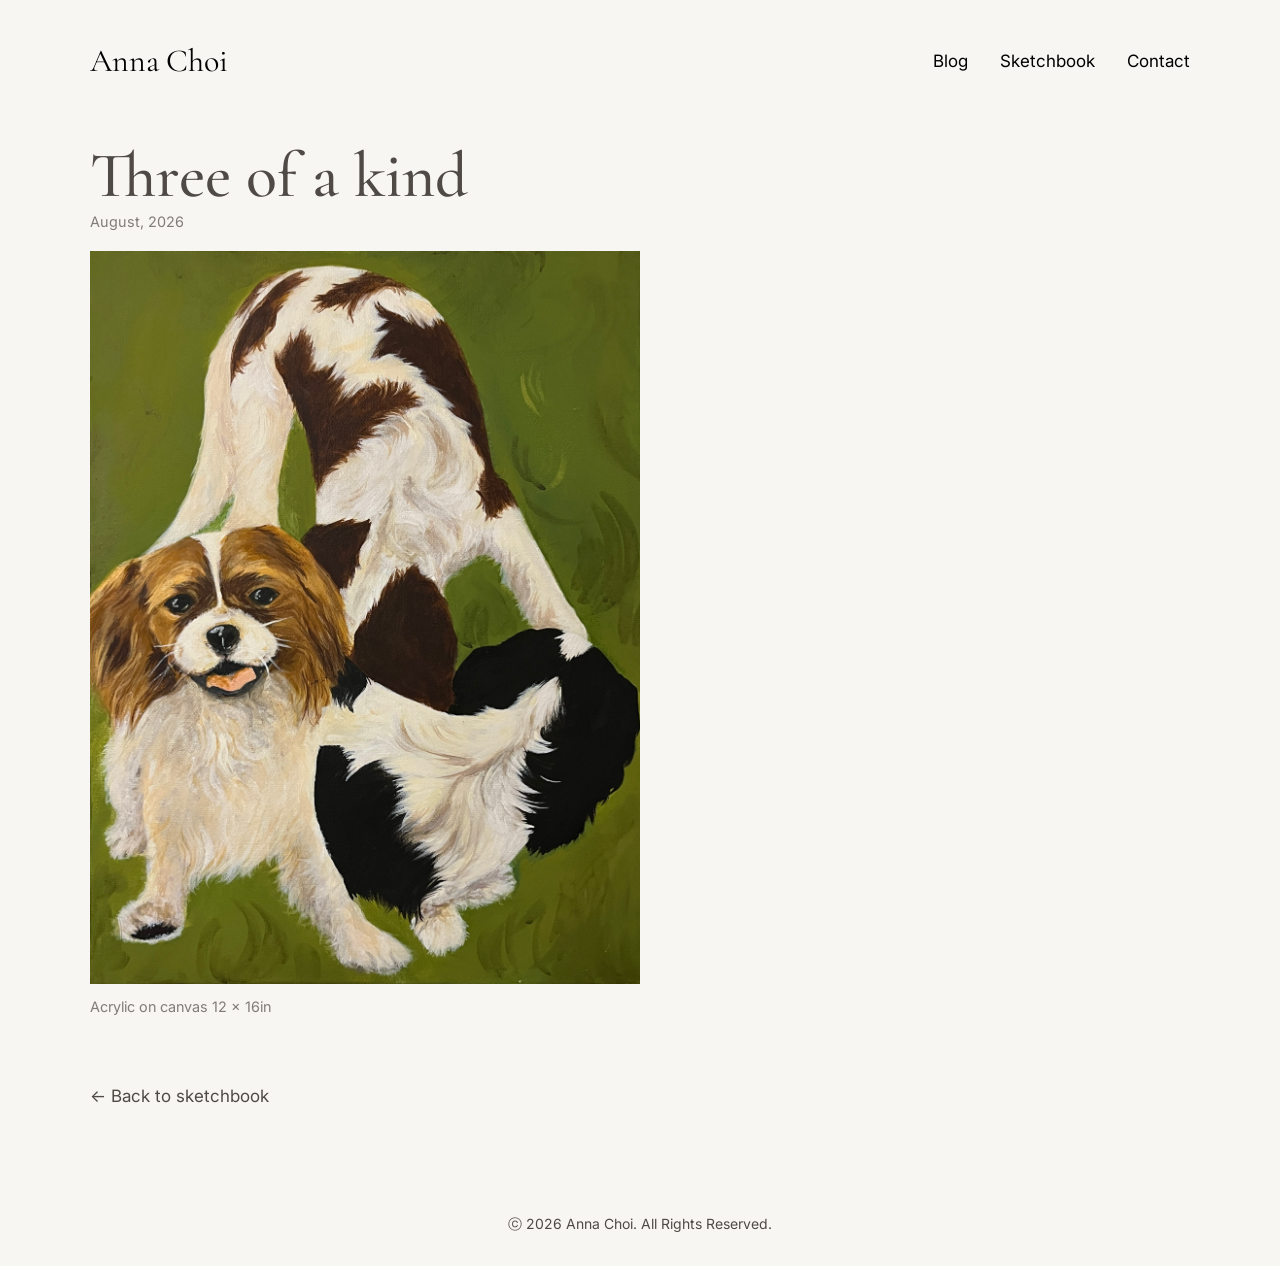
<file: post-sketchbook7.html>
<!DOCTYPE html>
<html lang="en">
<head>
    <meta charset="UTF-8">
    <meta name="viewport" content="width=device-width, initial-scale=1.0">
    <title>Sketchbook Post | digital cabin</title>

    <link rel="preconnect" href="https://fonts.googleapis.com">
    <link rel="preconnect" href="https://fonts.gstatic.com" crossorigin>

    <link href="https://fonts.googleapis.com/css2?family=Cormorant+Garamond:wght@400;500;600&family=Inter:wght@300;400;500&display=swap" rel="stylesheet">

    <link rel="stylesheet" href="style.css">
</head>
<body>

<header>
        <nav class="nav">
            <div class="logo">
                <a href="index.html">Anna Choi</a>
            </div>

            <div class="nav-links">
                <a href="blog.html">Blog</a>
                <a href="sketchbook.html">Sketchbook</a>
                <a href="contact.html">Contact</a>
            </div>
        </nav>
    </header>

<main style="margin-top: 20px;” class="post-container">

    <!-- Replace with post title -->
    <h1>
        Three of a kind
    </h1>

    <!-- Replace date -->
    <p class="post-date">
        August, 2026
    </p>

  	<img src="threechilli.jpg" alt="sun on skin" class="img-small">

	<p style="margin-top: 10px;" class="post-date">
        Acrylic on canvas 12 x 16in
    </p>
    
    <article style="margin-top: 20px;" class="essay">

        <p>
			
		</p>
  

		<!--
		<div class="photo-row">
		 <img src="30chal_stin.JPG" alt="30day challenge stinray">
  	  	 <img src="30chal_fire.JPG" alt="30day challenge woodfire">
		</div>

		<p style="margin-top: 10px;">
			
		</p>

		-->
    </article>

    <a href="sketchbook.html" class="back-link">
        ← Back to sketchbook
    </a>

</main>

</body>

            <style>
      p {
      }
  
      .text-box {
    margin-top: 100px;
    margin-bottom: 30px;
      }
    </style>

    <p align="center" class="text-box" style="font-size: 14px;">ⓒ 2026 Anna Choi. All Rights Reserved.</p>

</html>
</file>
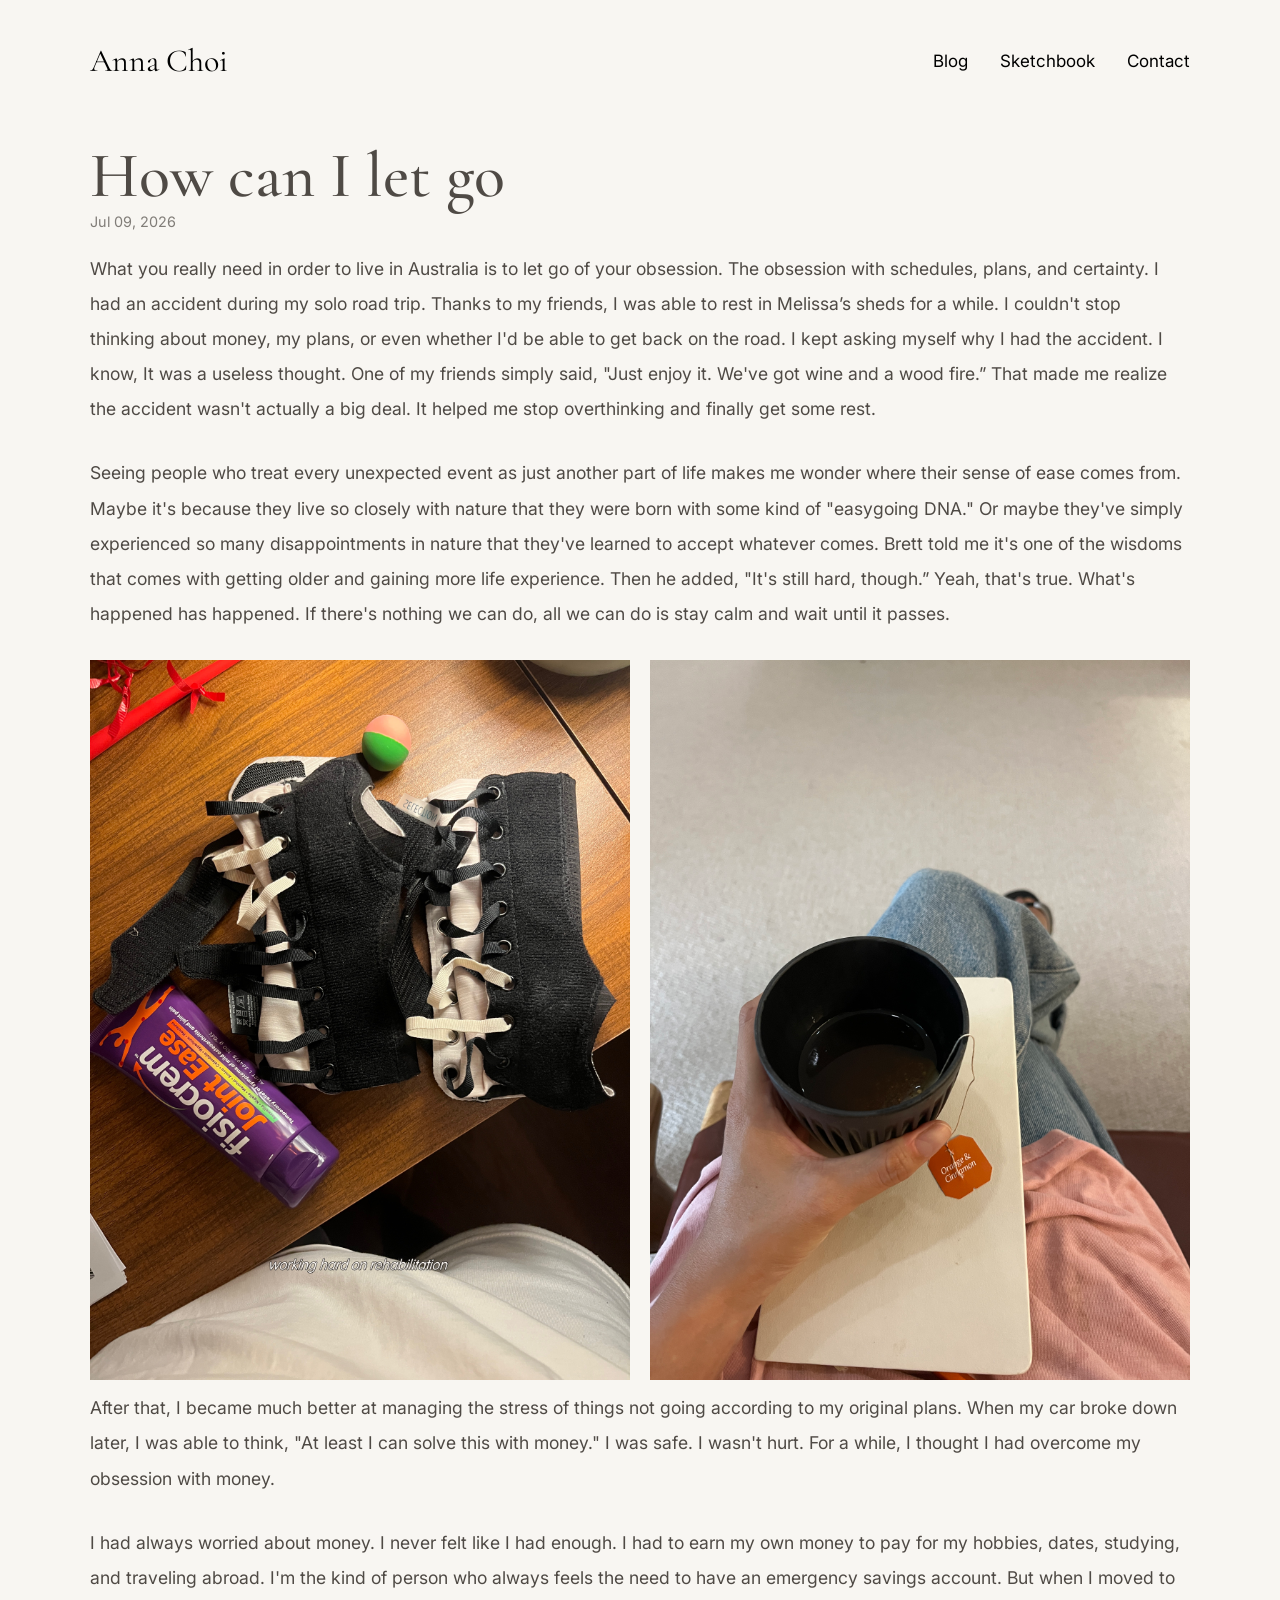
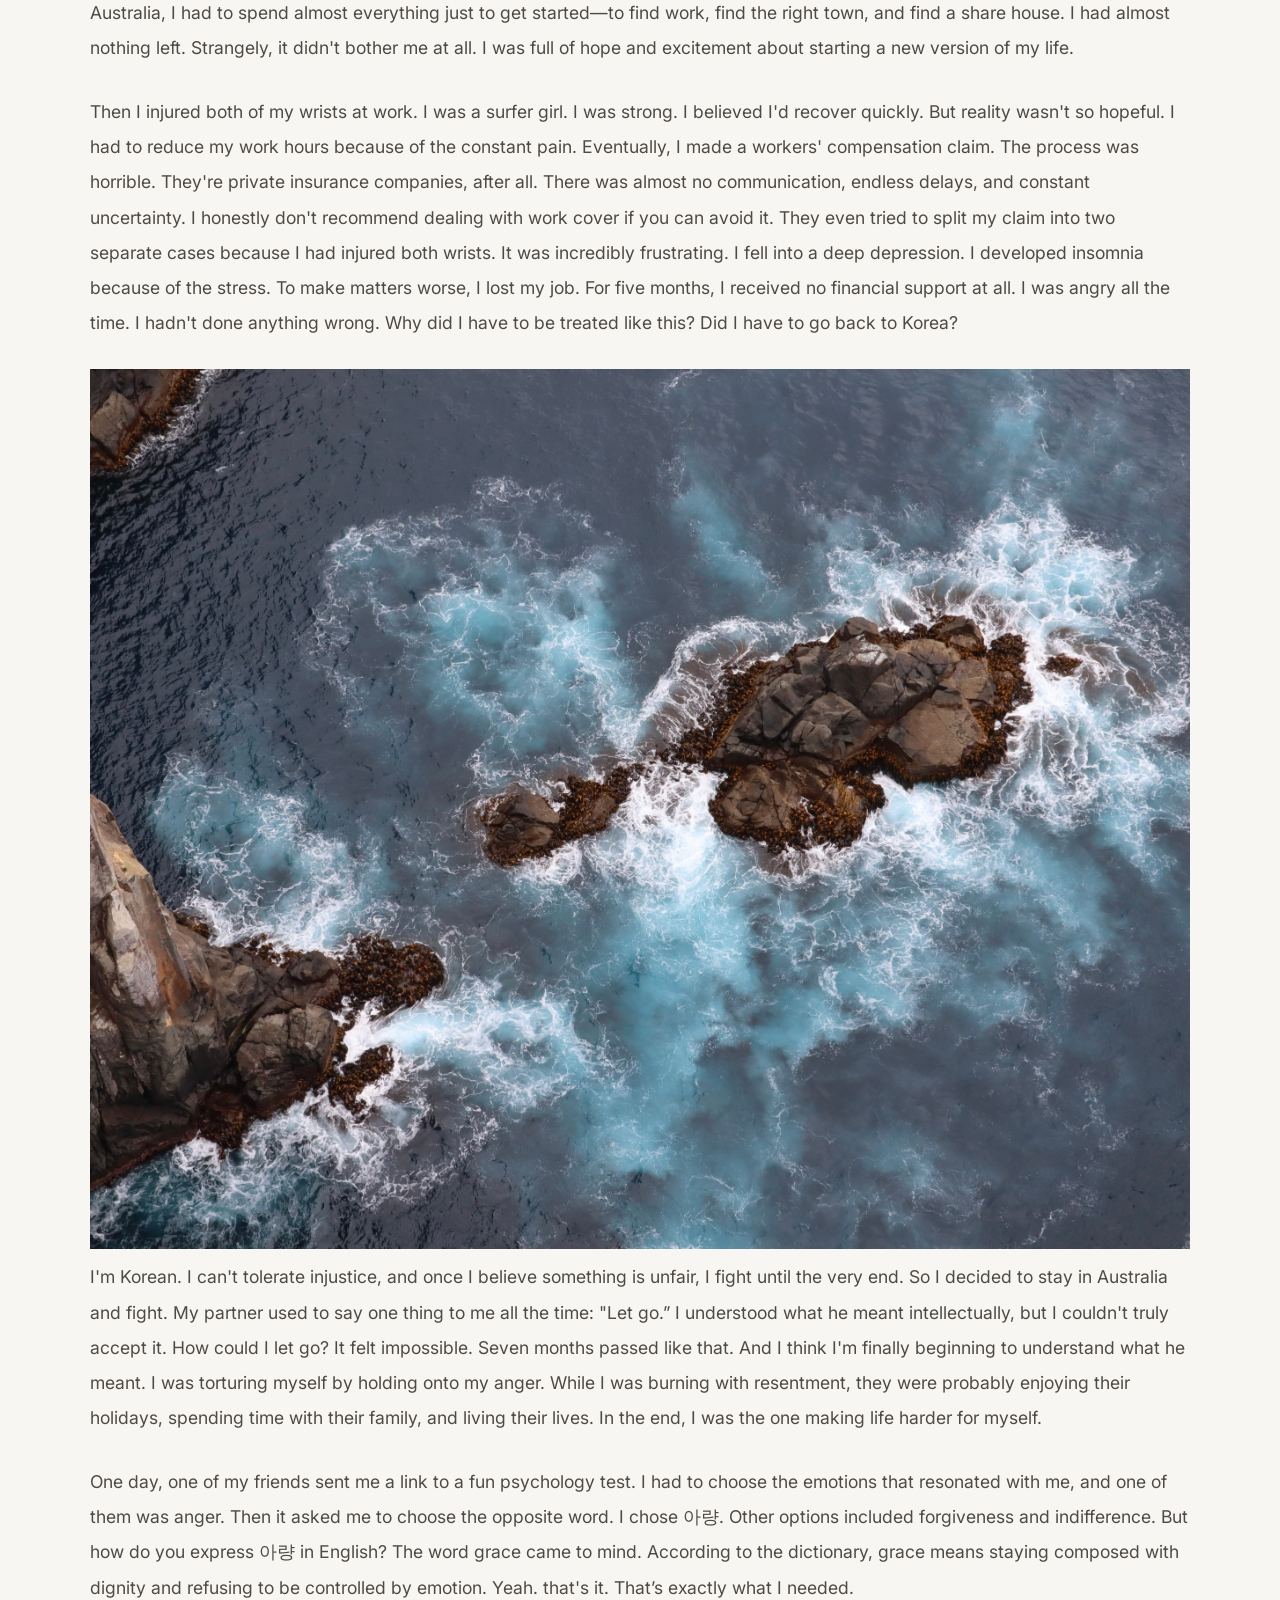
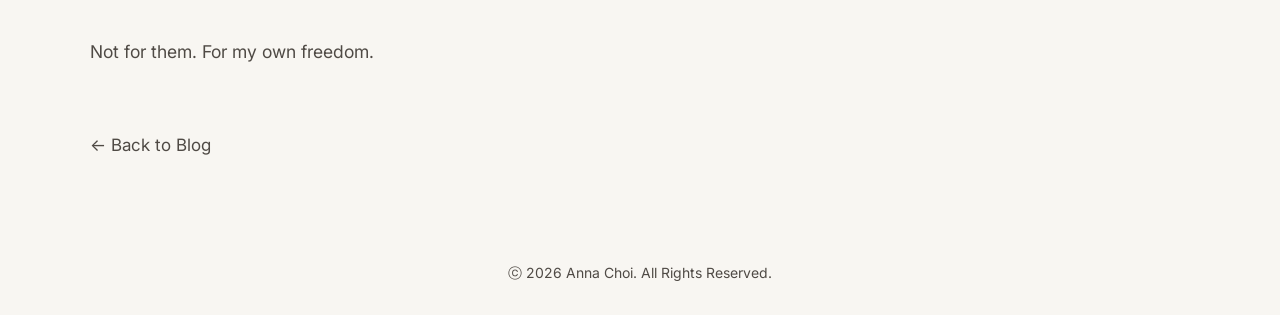
<file: post-template3.html>
<!DOCTYPE html>
<html lang="en">
<head>
    <meta charset="UTF-8">
    <meta name="viewport" content="width=device-width, initial-scale=1.0">
    <title>Blog Post | digital cabin</title>

    <link rel="preconnect" href="https://fonts.googleapis.com">
    <link rel="preconnect" href="https://fonts.gstatic.com" crossorigin>

    <link href="https://fonts.googleapis.com/css2?family=Cormorant+Garamond:wght@400;500;600&family=Inter:wght@300;400;500&display=swap" rel="stylesheet">

    <link rel="stylesheet" href="style.css">
</head>
<body>

<header>
        <nav class="nav">
            <div class="logo">
                <a href="index.html">Anna Choi</a>
            </div>

            <div class="nav-links">
                <a href="blog.html">Blog</a>
                <a href="sketchbook.html">Sketchbook</a>
                <a href="contact.html">Contact</a>
            </div>
        </nav>
    </header>

<main style="margin-top: 20px;” class="post-container">

    <!-- Replace with post title -->
    <h1>
        How can I let go
    </h1>

    <!-- Replace date -->
    <p class="post-date">
        Jul 09, 2026
    </p>

    <!-- Replace image -->

    <article style="margin-top: 10px;" class="essay">

        <p>
          What you really need in order to live in Australia is to let go of your obsession. The obsession with schedules, plans, and certainty. I had an accident during my solo road trip. Thanks to my friends, I was able to rest in Melissa’s sheds for a while. I couldn't stop thinking about money, my plans, or even whether I'd be able to get back on the road. I kept asking myself why I had the accident. I know, It was a useless thought. One of my friends simply said, "Just enjoy it. We've got wine and a wood fire.” That made me realize the accident wasn't actually a big deal. It helped me stop overthinking and finally get some rest.
         </p>
    
        <p>
          Seeing people who treat every unexpected event as just another part of life makes me wonder where their sense of ease comes from. Maybe it's because they live so closely with nature that they were born with some kind of "easygoing DNA." Or maybe they've simply experienced so many disappointments in nature that they've learned to accept whatever comes. Brett told me it's one of the wisdoms that comes with getting older and gaining more life experience. Then he added, "It's still hard, though.” Yeah, that's true. What's happened has happened. If there's nothing we can do, all we can do is stay calm and wait until it passes.
        </p> 

		
		<div style="margin-top: 10px; margin-bottom: 10px;" class="photo-row">
      	  	 <img src="splints.JPG" alt="splints">
       		 <img src="theraphy.JPG" alt="theraphy">
	    </div>
		
		
        <p>
          After that, I became much better at managing the stress of things not going according to my original plans. When my car broke down later, I was able to think, "At least I can solve this with money." I was safe. I wasn't hurt. For a while, I thought I had overcome my obsession with money.
        </p>
        I had always worried about money. I never felt like I had enough. I had to earn my own money to pay for my hobbies, dates, studying, and traveling abroad. I'm the kind of person who always feels the need to have an emergency savings account. But when I moved to Australia, I had to spend almost everything just to get started—to find work, find the right town, and find a share house. I had almost nothing left. Strangely, it didn't bother me at all. I was full of hope and excitement about starting a new version of my life.
        </p> 
        <p>
        Then I injured both of my wrists at work. I was a surfer girl. I was strong. I believed I'd recover quickly. But reality wasn't so hopeful. I had to reduce my work hours because of the constant pain. Eventually, I made a workers' compensation claim. The process was horrible. They're private insurance companies, after all. There was almost no communication, endless delays, and constant uncertainty. I honestly don't recommend dealing with work cover if you can avoid it. They even tried to split my claim into two separate cases because I had injured both wrists. It was incredibly frustrating. I fell into a deep depression. I developed insomnia because of the stress. To make matters worse, I lost my job. For five months, I received no financial support at all. I was angry all the time. I hadn't done anything wrong. Why did I have to be treated like this? Did I have to go back to Korea?
        </p> 
 
      
		<img style="margin-top: 10px; margin-bottom:10px;" src="deep ocean.jpg" width="100%" alt="deep ocean">
	
	    
	
        <p>
          I'm Korean. I can't tolerate injustice, and once I believe something is unfair, I fight until the very end. So I decided to stay in Australia and fight. My partner used to say one thing to me all the time: "Let go.” I understood what he meant intellectually, but I couldn't truly accept it. How could I let go? It felt impossible. Seven months passed like that. And I think I'm finally beginning to understand what he meant. I was torturing myself by holding onto my anger. While I was burning with resentment, they were probably enjoying their holidays, spending time with their family, and living their lives. In the end, I was the one making life harder for myself.
        </p> 
        <p>
          One day, one of my friends sent me a link to a fun psychology test. I had to choose the emotions that resonated with me, and one of them was anger. Then it asked me to choose the opposite word. I chose 아량. Other options included forgiveness and indifference. But how do you express 아량 in English? The word grace came to mind. According to the dictionary, grace means staying composed with dignity and refusing to be controlled by emotion. Yeah. that's it. That’s exactly what I needed.
        </p>
      	<p>
          Not for them. For my own freedom.
        </p>
        


    </article>

    <a href="blog.html" class="back-link">
        ← Back to Blog
    </a>

</main>

</body>

            <style>
      p {
      }
  
      .text-box {
    margin-top: 100px;
    margin-bottom: 30px;
      }
    </style>

    <p align="center" class="text-box" style="font-size: 14px;">ⓒ 2026 Anna Choi. All Rights Reserved.</p>
</html>
</file>
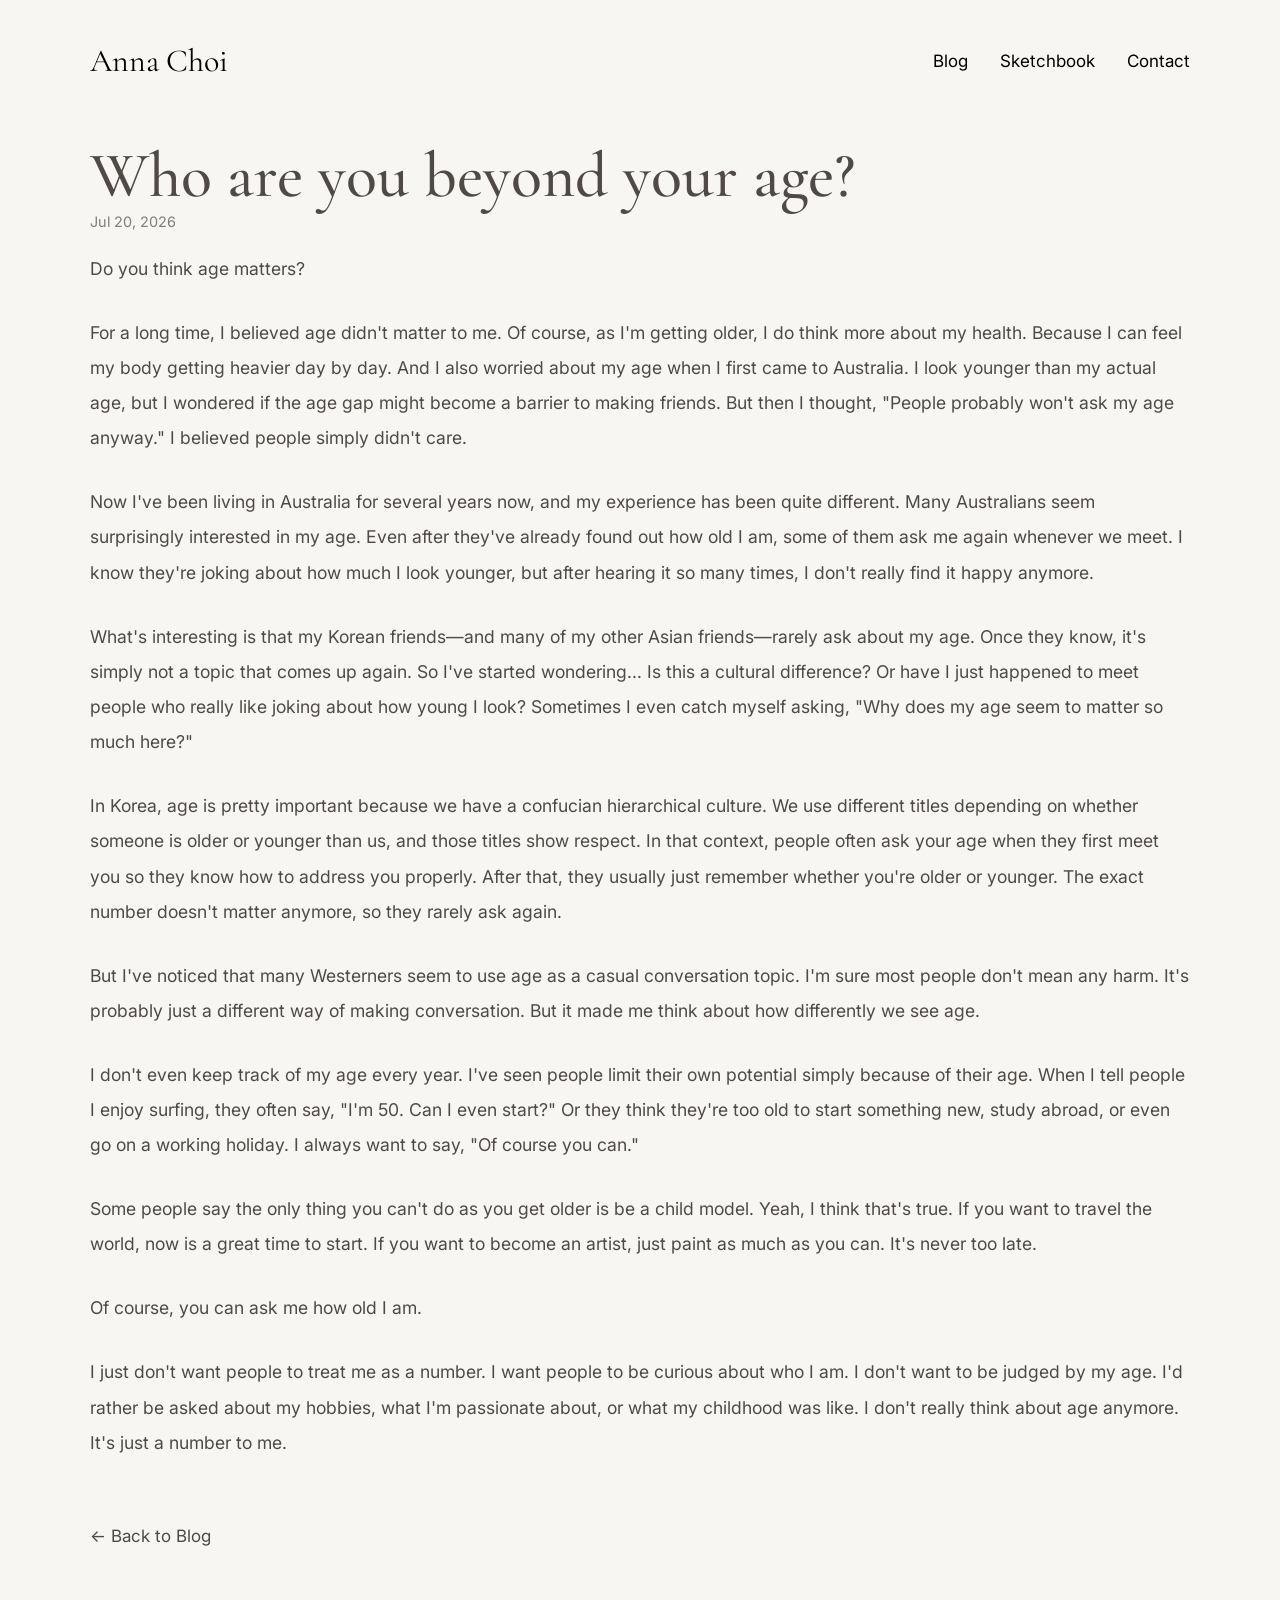
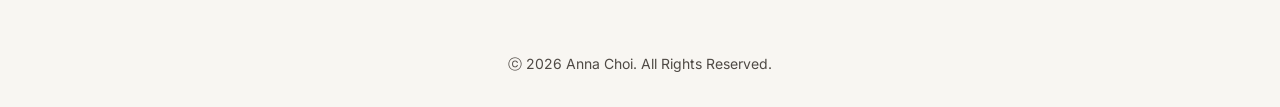
<file: post-template4.html>
<!DOCTYPE html>
<html lang="en">
<head>
    <meta charset="UTF-8">
    <meta name="viewport" content="width=device-width, initial-scale=1.0">
    <title>Blog Post | digital cabin</title>

    <link rel="preconnect" href="https://fonts.googleapis.com">
    <link rel="preconnect" href="https://fonts.gstatic.com" crossorigin>

    <link href="https://fonts.googleapis.com/css2?family=Cormorant+Garamond:wght@400;500;600&family=Inter:wght@300;400;500&display=swap" rel="stylesheet">

    <link rel="stylesheet" href="style.css">
</head>
<body>

<header>
        <nav class="nav">
            <div class="logo">
                <a href="index.html">Anna Choi</a>
            </div>

            <div class="nav-links">
                <a href="blog.html">Blog</a>
                <a href="sketchbook.html">Sketchbook</a>
                <a href="contact.html">Contact</a>
            </div>
        </nav>
    </header>

<main style="margin-top: 20px;” class="post-container">

    <!-- Replace with post title -->
    <h1>
        Who are you beyond your age?
    </h1>

    <!-- Replace date -->
    <p class="post-date">
        Jul 20, 2026
    </p>

    <!-- Replace image -->

    <article style="margin-top: 10px;" class="essay">

        <p>
          Do you think age matters?
        </p>
        <p>
          For a long time, I believed age didn't matter to me. Of course, as I'm getting older, I do think more about my health. Because I can feel my body getting heavier day by day. And I also worried about my age when I first came to Australia. I look younger than my actual age, but I wondered if the age gap might become a barrier to making friends. But then I thought, "People probably won't ask my age anyway." I believed people simply didn't care.
        </p>
        <p>
          Now I've been living in Australia for several years now, and my experience has been quite different. Many Australians seem surprisingly interested in my age. Even after they've already found out how old I am, some of them ask me again whenever we meet. I know they're joking about how much I look younger, but after hearing it so many times, I don't really find it happy anymore.

        </p> 
       <p>
          What's interesting is that my Korean friends—and many of my other Asian friends—rarely ask about my age. Once they know, it's simply not a topic that comes up again. So I've started wondering... Is this a cultural difference? Or have I just happened to meet people who really like joking about how young I look? Sometimes I even catch myself asking, "Why does my age seem to matter so much here?"
        </p> 

		
        <p>
          In Korea, age is pretty important because we have a confucian hierarchical culture. We use different titles depending on whether someone is older or younger than us, and those titles show respect. In that context, people often ask your age when they first meet you so they know how to address you properly. After that, they usually just remember whether you're older or younger. The exact number doesn't matter anymore, so they rarely ask again.
        </p>
        <p>
          But I've noticed that many Westerners seem to use age as a casual conversation topic. I'm sure most people don't mean any harm. It's probably just a different way of making conversation. But it made me think about how differently we see age.
        </p>
        <p>
        I don't even keep track of my age every year. I've seen people limit their own potential simply because of their age. When I tell people I enjoy surfing, they often say, "I'm 50. Can I even start?" Or they think they're too old to start something new, study abroad, or even go on a working holiday. I always want to say, "Of course you can."
        </p> 
        <p>
        Some people say the only thing you can't do as you get older is be a child model. Yeah, I think that's true. If you want to travel the world, now is a great time to start. If you want to become an artist, just paint as much as you can. It's never too late.
        </p> 
 

        <p>
          Of course, you can ask me how old I am.
        </p> 
        <p>
          I just don't want people to treat me as a number. I want people to be curious about who I am. I don't want to be judged by my age. I'd rather be asked about my hobbies, what I'm passionate about, or what my childhood was like. I don't really think about age anymore. It's just a number to me.
        </p>
        


    </article>

    <a href="blog.html" class="back-link">
        ← Back to Blog
    </a>

</main>

</body>

            <style>
      p {
      }
  
      .text-box {
    margin-top: 100px;
    margin-bottom: 30px;
      }
    </style>

    <p align="center" class="text-box" style="font-size: 14px;">ⓒ 2026 Anna Choi. All Rights Reserved.</p>
</html>
</file>
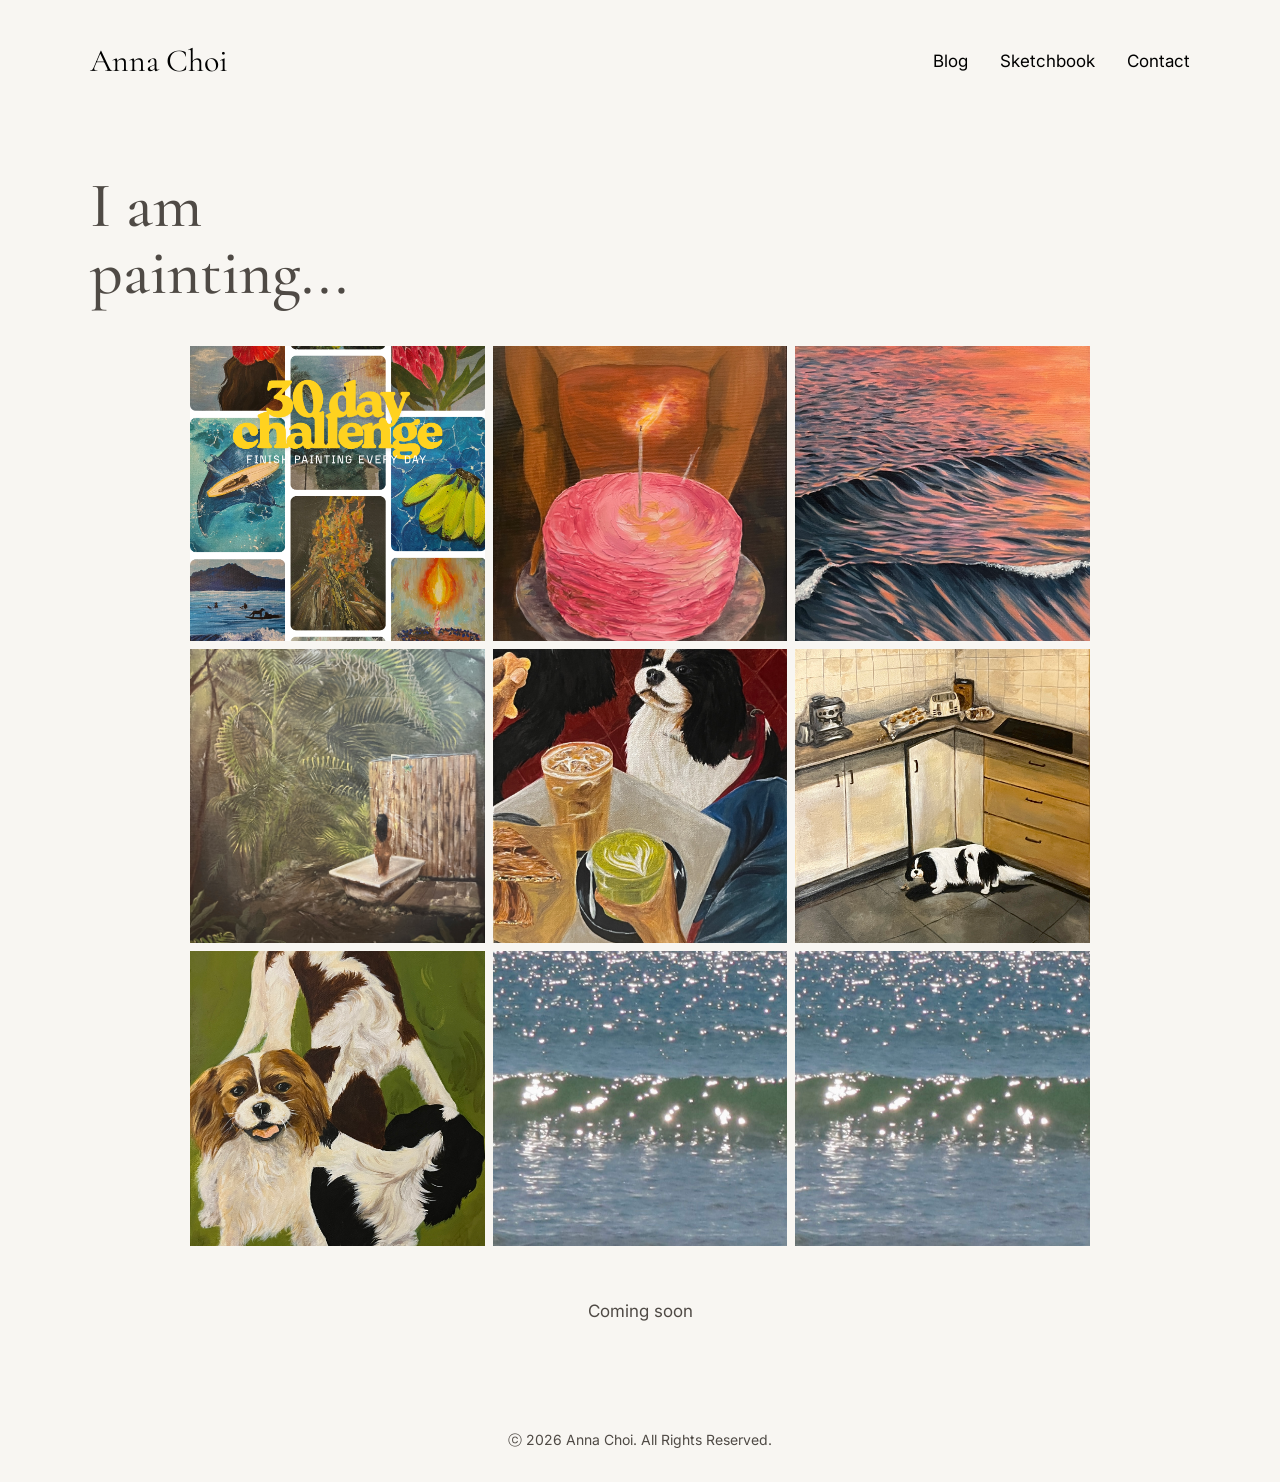
<file: sketchbook.html>
<!DOCTYPE html>
<html lang="en">
<head>
    <meta charset="UTF-8">
    <meta name="viewport" content="width=device-width, initial-scale=1.0">
    <title>sketchbook | digital cabin</title>

    <link rel="preconnect" href="https://fonts.googleapis.com">
    <link rel="preconnect" href="https://fonts.gstatic.com" crossorigin>

    <link href="https://fonts.googleapis.com/css2?family=Cormorant+Garamond:wght@400;500;600&family=Inter:wght@300;400;500&display=swap" rel="stylesheet">

    <link rel="stylesheet" href="style.css">
</head>
<body>

<header>
        <nav class="nav">
            <div class="logo">
                <a href="index.html">Anna Choi</a>
            </div>

            <div class="nav-links">
                <a href="blog.html">Blog</a>
                <a href="sketchbook.html">Sketchbook</a>
                <a href="contact.html">Contact</a>
            </div>
        </nav>
</header>

<main style="margin-top: 50px;” class="blog-page">

    <h1 class="page-title">I am<br>painting...</h1>

	<!-- 갤러리형 인스타그램 사진배열-->
	<section style="margin-top: 40px;" class="gallery">

	    <a href="post-sketchbook.html" class="gallery-item">
	        <img src="30day1.png" alt="30day challenge.zip">
			<span>30 day challenge</span>
	    </a>
		
	    <a href="post-sketchbook2.html" class="gallery-item">
	        <img src="birthdaycake.jpg" alt="a birthday cake">
			<span>A birthday cake</span>
	    </a>
	
	    <a href="post-sketchbook3.html" class="gallery-item">
	        <img src="pinksunset.jpg" alt="pink sunset">
			<span>pink sunset</span>
	    </a>

		
	    <a href="post-sketchbook4.html" class="gallery-item">
	        <img src="Sun on skin_26.jpg" alt="Sun on skin">
			<span>Sun on skin</span>
	    </a>
	
	    <a href="post-sketchbook5.html" class="gallery-item">
	        <img src="Morningcoffee.jpg" alt="morning coffee 5">
			<span>Morning coffee</span>
	    </a>
	
	    <a href="post-sketchbook6.html" class="gallery-item">
	        <img src="fatchilli.jpg" alt="Project 6">
			<span>A late-night secret</span>
	    </a>
	
	    <a href="post-sketchbook7.html" class="gallery-item">
	        <img src="threechilli.jpg" alt="Project 6">
			<span>Three of a kind</span>
	    </a>

		<a href="project8.html" class="gallery-item">
	        <img src="IMG_ocean.jpg" alt="Project 6">
			<span>coming soon</span>
	    </a>

		<a href="project9.html" class="gallery-item">
	        <img src="IMG_ocean.jpg" alt="Project 6">
			<span>coming soon</span>
	    </a>
	

		
		<!--
	    <a href="project7.html" class="gallery-item">
	        <img src="IMG_ocean.jpg" alt="Project 7">
			<span>coming soon</span>
	    </a>
	
	    <a href="project8.html" class="gallery-item">
	        <img src="IMG_ocean.jpg" alt="Project 8">
			<span>coming soon</span>
	    </a>
	
	    <a href="project9.html" class="gallery-item">
	        <img src="IMG_ocean.jpg" alt="Project 9">
			<span>coming soon</span>
	    </a>

		-->
	</section>
    

</main>

</body>

	<p style="margin-top: 50px; margin-bottom: 50px" align="center"> Coming soon
        </p>
	
        <style>
      p {
      }
  
      .text-box {
    margin-top: 100px;
    margin-bottom: 30px;
      }
    </style>

    <p align="center" class="text-box" style="font-size: 14px;" >ⓒ 2026 Anna Choi. All Rights Reserved.</p>

    
</html>
</file>
<file: style.css>
/* ===================================  
   DIGITAL CABIN  
   Minimal Editorial Website  
=================================== */  

 

:root {
    --bg: #f8f6f2;
    --card: #e9e5df;
    --text: #4f4a45;
    --border: #d9d3cb;
}

/* ===================================  
   Base Styles  
=================================== */

* {
    margin: 0px;
    padding: 0;
    box-sizing: border-box;
}

body {
    background: var(--bg);
    color: var(--text);

    font-family: "Inter", sans-serif;
    line-height: 1.8;
    font-size: 17px;
  }  
  
img   {  
    width: 100%;  
    display: block;  
  }  

a   {  
    color: inherit;  
    text-decoration: none;  
  }  

/*  
.nav-links   {  
    color: black; 
  }  


  
nav a   {  
    color: black;
  }  
  */

main   {  
    width: min(1100px, 90%);  
    margin: 0px auto;  
  }  
  
/* ===================================  
   Typography  
=================================== */  
  
h1,  
h2,  
h3   {  
    font-family: "Cormorant Garamond", serif;  
    font-weight: 500;  
  }  
  
h1   {  
    font-size: clamp(3rem, 5vw, 5rem);  
    line-height: 1.05;  
  }  
  
h2   {  
    font-size: 2rem;  
    margin-bottom: 1rem;  
  }  
  
p   {  
    margin-bottom: 1rem;  
  }  
  
/* ===================================  
   Navigation  
=================================== */  
  
.nav   {  
    width: min(1100px, 90%);  
    margin: 0 auto;  
  
    display: flex;  
    justify-content: space-between;  
    align-items: center;  
  
    padding: 2rem 0;  
	
  }  

/*사진 2개 한줄에*/
.photo-row {
    display: flex;
    gap: 20px;
}

.photo-row img {
	flex: 1;
    width: 0;
    height: auto;
}
/*갤러리형 사진*/
.gallery {
    display: grid;
    grid-template-columns: repeat(3, 1fr);
    gap: 8px;
    max-width: 900px;
    margin: 0 auto;
}

.gallery-item {
    overflow: hidden;
    aspect-ratio: 1 / 1;
	position: relative;
}

.gallery-item img {
    width: 100%;
    height: 100%;
    object-fit: cover;
    display: block;
    transition: transform 0.4s ease;
}

.gallery-item::before {
    content: "";
    position: absolute;
    inset: 0;
    background: rgba(0,0,0,0);
    transition: background 0.3s ease;
    z-index: 1;
}

.gallery-item span {
    position: absolute;
    bottom: 0;
    left: 0;
    right: 0;

    padding: 15px;

    color: white;
	opacity: 0;
    transform: translateY(10px);
    transition: all 0.3s ease;

    z-index: 2;
}

.gallery-item:hover img {
    transform: scale(1.05);
}

.gallery-item:hover span {
    opacity: 1;
	transform: translateY(0);
}

.gallery-item:hover::before {
    background: rgba(0,0,0,0.4);
}


.img-small { 
	width: 50%;
	object-fit: contain; 
}
.img-large { 
	width: 100%;
	object-fit: contain; 
}
  

.logo a   {  
    font-family: "Cormorant Garamond", serif;  
    font-size: 2rem;
	min-width: 900px;
	height: 50px;
	
	
	/*color: black;
	margin-top: 20px; 
	margin-left: 30px;*/
  }  
 
  
.logo a:link   {  
    color: black; 
  }  

/* 2. 방문한 적이 있는 링크 색상 */
.logo a:visited   {  
    color: black; 
  }  

/* 3. 마우스를 링크 위에 올렸을 때(Hover) 색상 */
.logo a:hover   {  
    color: crimson; 
  }  

/* 4. 마우스로 클릭하고 있는 순간(Active)의 색상 */
.logo a:active   {  
    color: crimson; 
  }  

  
.nav-links   {  
    display: flex;  
    gap: 2rem;  
  }  
  
.nav-links a   {  
    transition: opacity 0.3s ease;  
	text-decoration: none;
  }  
  
.nav-links a:link   {  
    color: black; 
  }  

.nav-links a:visited   {  
    color: black; 
  }  

.nav-links a:hover   {  
    opacity: 0.6;  
	color: crimson; 
  }  

.nav-links a:active   {  
    color: crimson; 
  }  

  
/* ===================================  
   Hero  
=================================== */  
  
.hero   {  
    display: grid;  
    grid-template-columns: 1fr 1fr;  
    gap: 5rem;  
  
    align-items: center;  
  
    min-height: 75vh;  
  }  
  
.hero-image img   {  
    border-radius: 4px; 
	width: 100%
  }  
  
.hero-text p   {  
    max-width: 500px;  
  }  
  
/* ===================================  
   Button  
=================================== */  
  
.button   {  
    display: inline-block;  
  
    margin-top: 1rem;  
  
    padding: 0.9rem 1.5rem;  
  
    border: 1px solid var(--text);  
  
    transition: all 0.3s ease;  
  }  
  
.button:hover   {  
    background: var(--text);  
    color: var(--bg);  
  }  
  
/* ===================================  
   Featured Cards  
=================================== */  
  
.featured   {  
    display: grid;  
    grid-template-columns: repeat(3, 1fr);  
  
    gap: 2rem;  
  
    margin: 5rem 0 8rem;  
  }  
  
.card   {  
    padding: 2rem;  
  
    background: var(--card);  
  
    border-radius: 4px;  
  }  
  
.card p   {  
    margin-bottom: 0;  
  }  
  
/* ===================================  
   Footer  
=================================== */  
  
footer   {  
    border-top: 1px solid var(--border);  
  
    text-align: center;  
  
    padding: 3rem 1rem;  
  }  
  
footer p   {  
    margin: 0.5rem 0;  
  }  
  
/* ===================================  
   Blog Archive  
=================================== */  
  
.blog-page   {  
    max-width: 750px;  
    margin: 0 auto;  
    padding-bottom: 6rem;  
  }  
  
.page-title   {  
    margin: 1rem 0;  
  }  
  
.post-preview   {  
    padding: 2rem 0;  
  
    border-bottom: 1px solid var(--border);  
  }  
  
.post-date   {  
    font-size: 0.9rem;  
    opacity: 0.7;  
  }  
  
.post-preview a   {  
    display: inline-block;  
    margin-top: 0.5rem;  
  }  
  
.post-preview a:hover   {  
    opacity: 0.6;  
  }  
  
/* ===================================  
   Single Post  
=================================== */  
  
.post-container   {  
    max-width: 750px;  
    margin: 0 auto;  
  
    padding-bottom: 6rem;  
  }  
  
.featured-image   {  
    margin: 1rem 0 3rem;  
  }  


/* 꽉채우는 이미지*/
  .image-container {
    width: 100%;     
    height: auto;   
    overflow: hidden;  
  }

  
  .image-container img {
    width: 100%;
    height: 100%;
    object-fit: cover;
    object-position: center;
  }

.essay   {  
    font-size: 1.1rem;  
    line-height: 2;  
  }  
  
.essay p   {  
    margin-bottom: 1.8rem;  
  }  
  
.back-link   {  
    display: inline-block;  
    margin-top: 2rem;  
  }  
  
.back-link:hover   {  
    opacity: 0.6;  
  }  
  
/* ===================================  
   Mobile  
=================================== */  
  
@media (max-width: 768px)   {  

	.photo-row {
    /*flex-direction: column;*/
    }	

    .photo-row img {
        /*width: 100%;*/
    }
	
    .hero   {  
        grid-template-columns: 1fr;  
        gap: 1.5rem;  
  
        padding-top: 1.5rem;  
      }  
  
    .featured   {  
        grid-template-columns: 1fr;  
      }  
  
    .nav   {  
        flex-direction: column;  
        gap: 1rem;  
      }  
  
    .nav-links   {  
        gap: 1rem;  
      }  
  
    h1   {  
        font-size: 2rem;  
      }  
	
  }}
</file>
